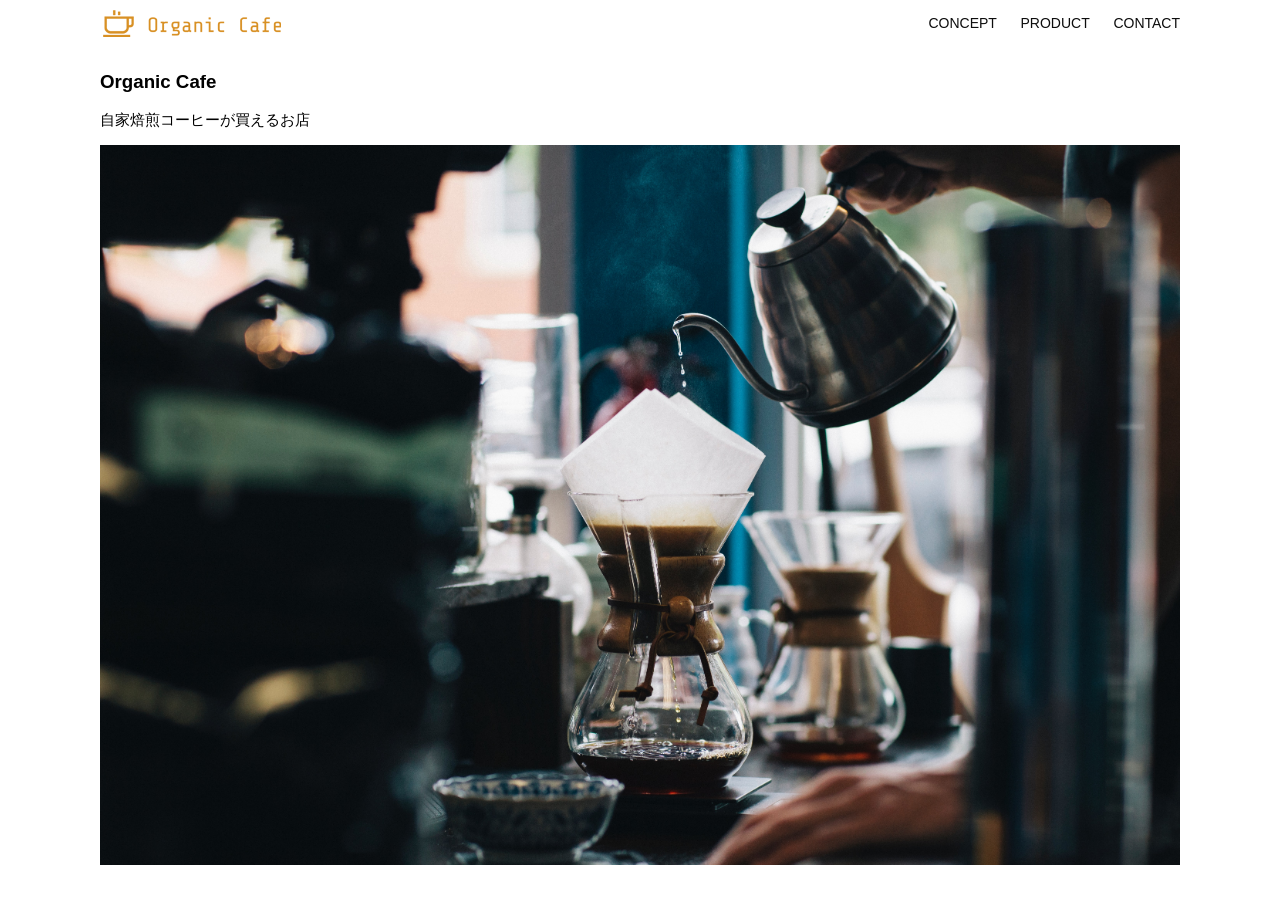
<file: html-css-kadai_013/index.html>
<!DOCTYPE html>
<html>
  <head>
    <title>Organic Cafe</title>
    <meta charset="UTF-8" />
    <meta name="description" content="自家焙煎のコーヒーがお家で楽しめるOrganic Cafe"/>
    <meta name="viewport" content="width=device-width, initial-scale=1.0" />
    <link rel="stylesheet" href="style.css" />
  </head>
  <body>
    <!-- ヘッダー -->
    <header>
      <!-- ロゴ -->
      <a href="index.html" id="logo"><img src="images/logo.png" alt="トップページに戻る"/></a>

      <!-- PC用ナビゲーション -->
      <nav id="nav-pc">
        <a href="index.html#concept">CONCEPT</a>
        <a href="index.html#product">PRODUCT</a>
        <a href="index.html#contact">CONTACT</a>
      </nav>
          <!-- スマホ用メニューボタン -->
    <img id="menu-sp" src="images/button-menu.png" alt="ナビゲーションを開く" onclick="document.getElementById('nav-sp').style.display = 'block'">

     <!-- スマホ用ナビゲーション -->
     <nav id="nav-sp">
       <ul>
         <li>
           <img id="close" src="images/button-close.png" alt="ナビゲーションを閉じる" onclick="document.getElementById('nav-sp').style.display = 'none'">
         </li>
         <li>
           <a id="logo-sp" href="index.html" onclick="document.getElementById('nav-sp').style.display = 'none'">
             <img src="images/logo-sp.png" alt="トップページに戻る">
           </a>
         </li>
         <li>
           <a class="menu" href="index.html#concept" onclick="document.getElementById('nav-sp').style.display = 'none'">CONCEPT</a>
         </li>
         <li>
           <a class="menu" href="index.html#product" onclick="document.getElementById('nav-sp').style.display = 'none'">PRODUCT</a>
         </li>
         <li><a class="menu" href="index.html#contact" onclick="document.getElementById('nav-sp').style.display = 'none'">CONTACT</a>
         </li>
       </ul>
     </nav>
    </header>

    <main>
      <article>
        <!-- メインビジュアル -->
        <section id="main-visual">
          <div id="main-message">
            <h1>Organic Cafe</h1>
            <p>自家焙煎コーヒーが買えるお店</p>
          </div>
          <img src="images/main-image.jpg" alt="コーヒーをハンドドリップで淹れる画像"/>
        </section>
      </article>
    </main>
  </body>
</html>
</file>
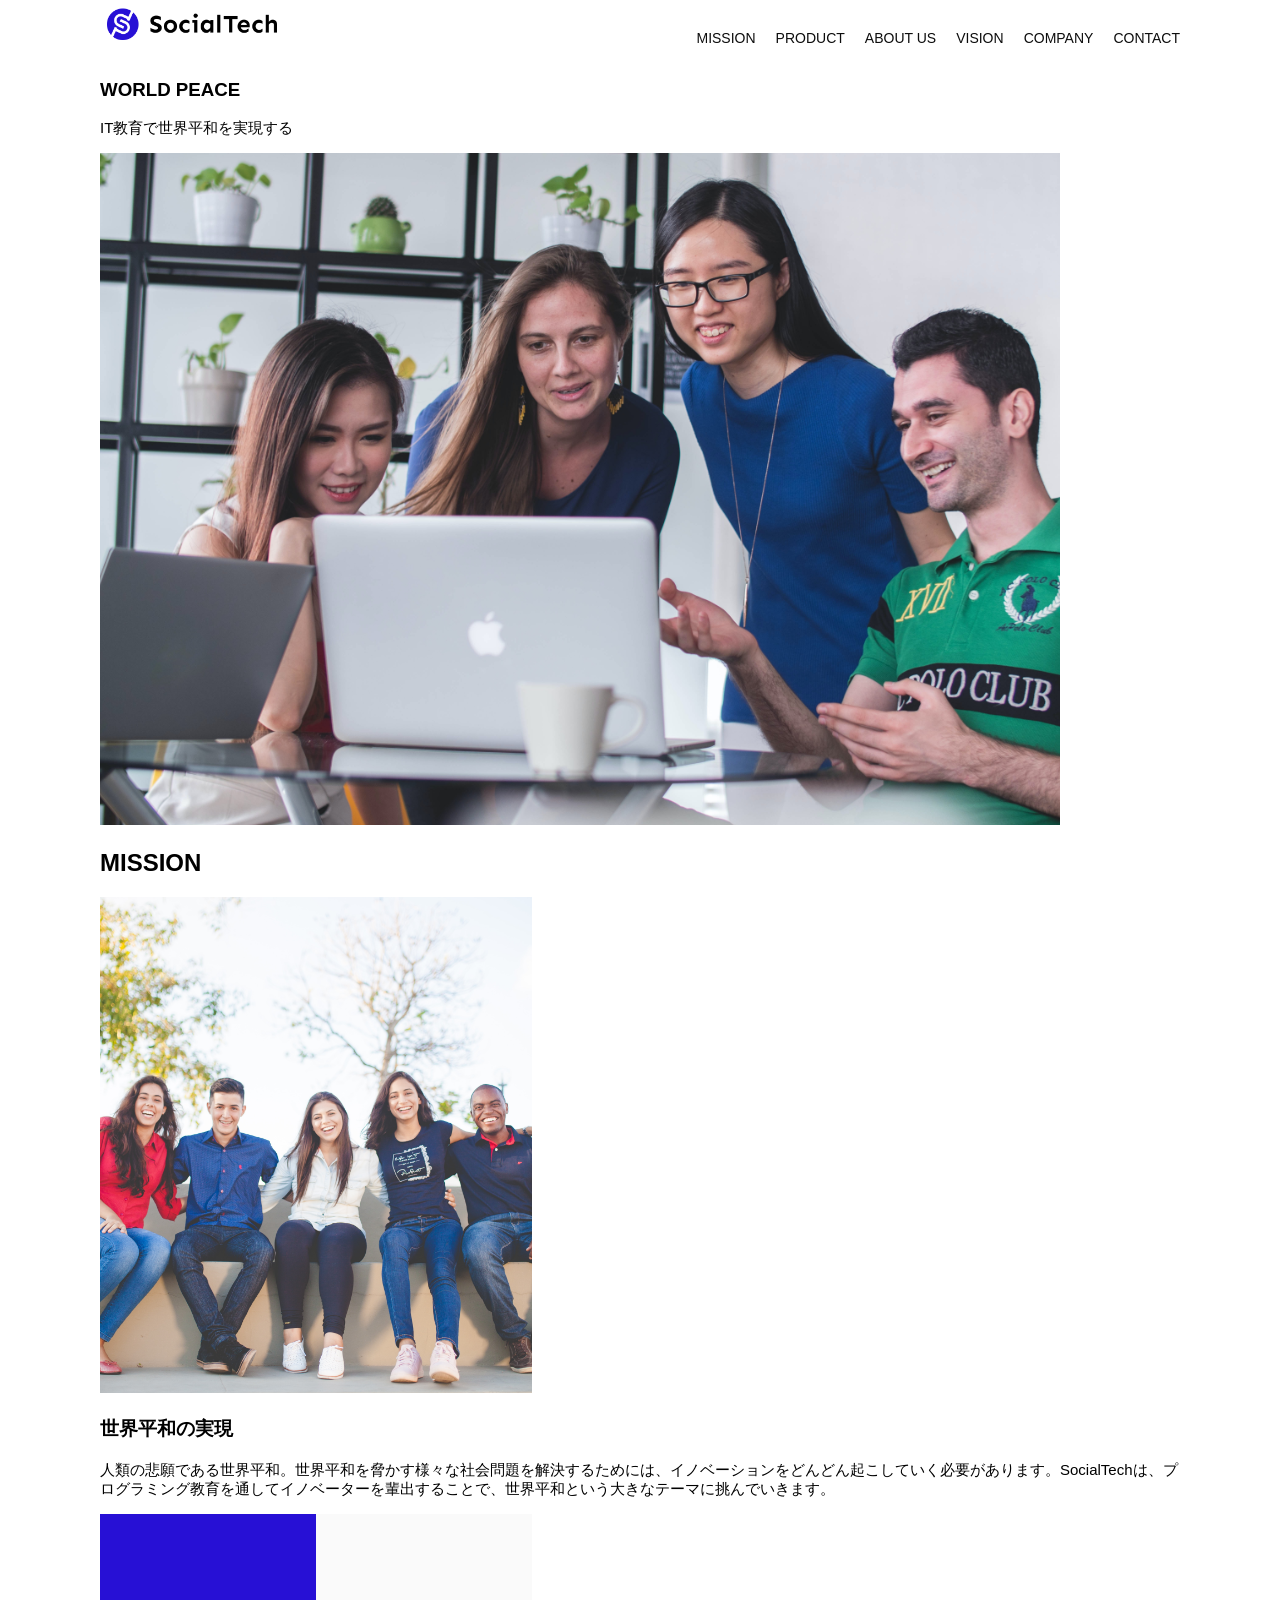
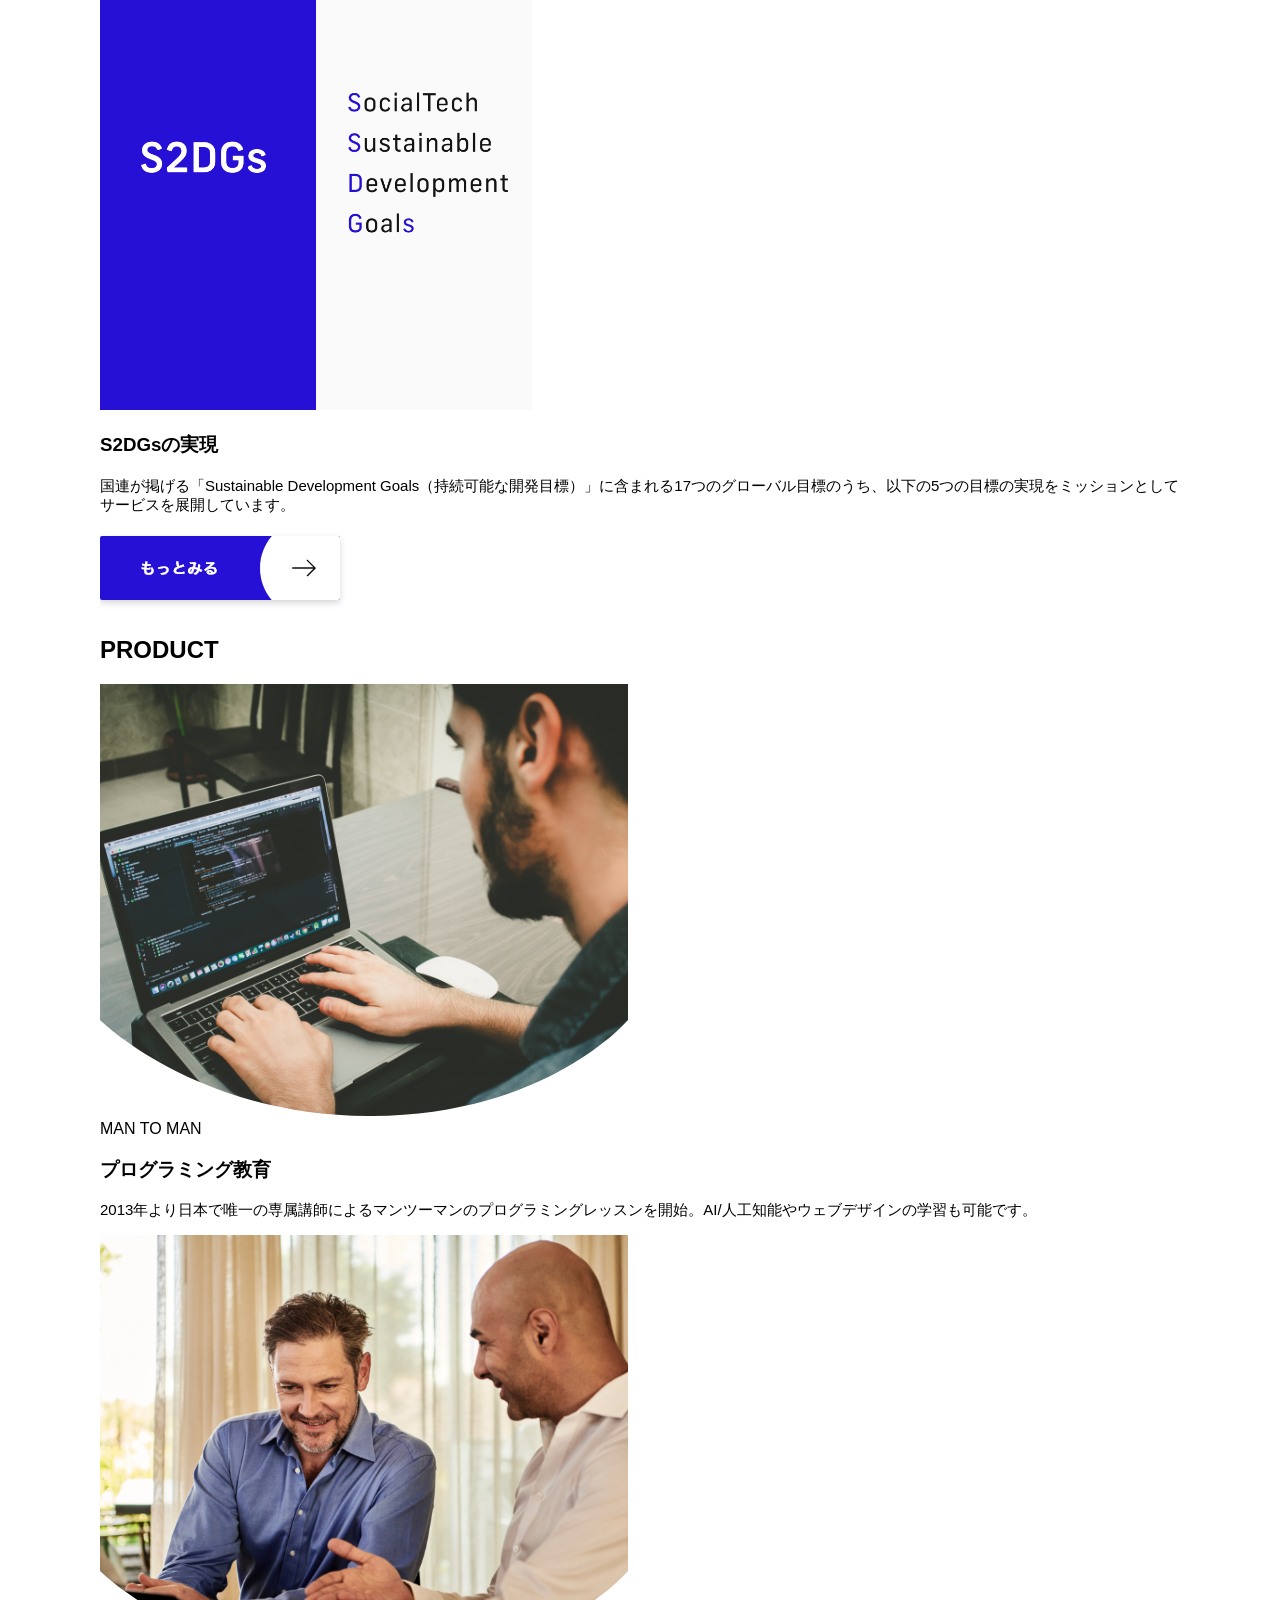
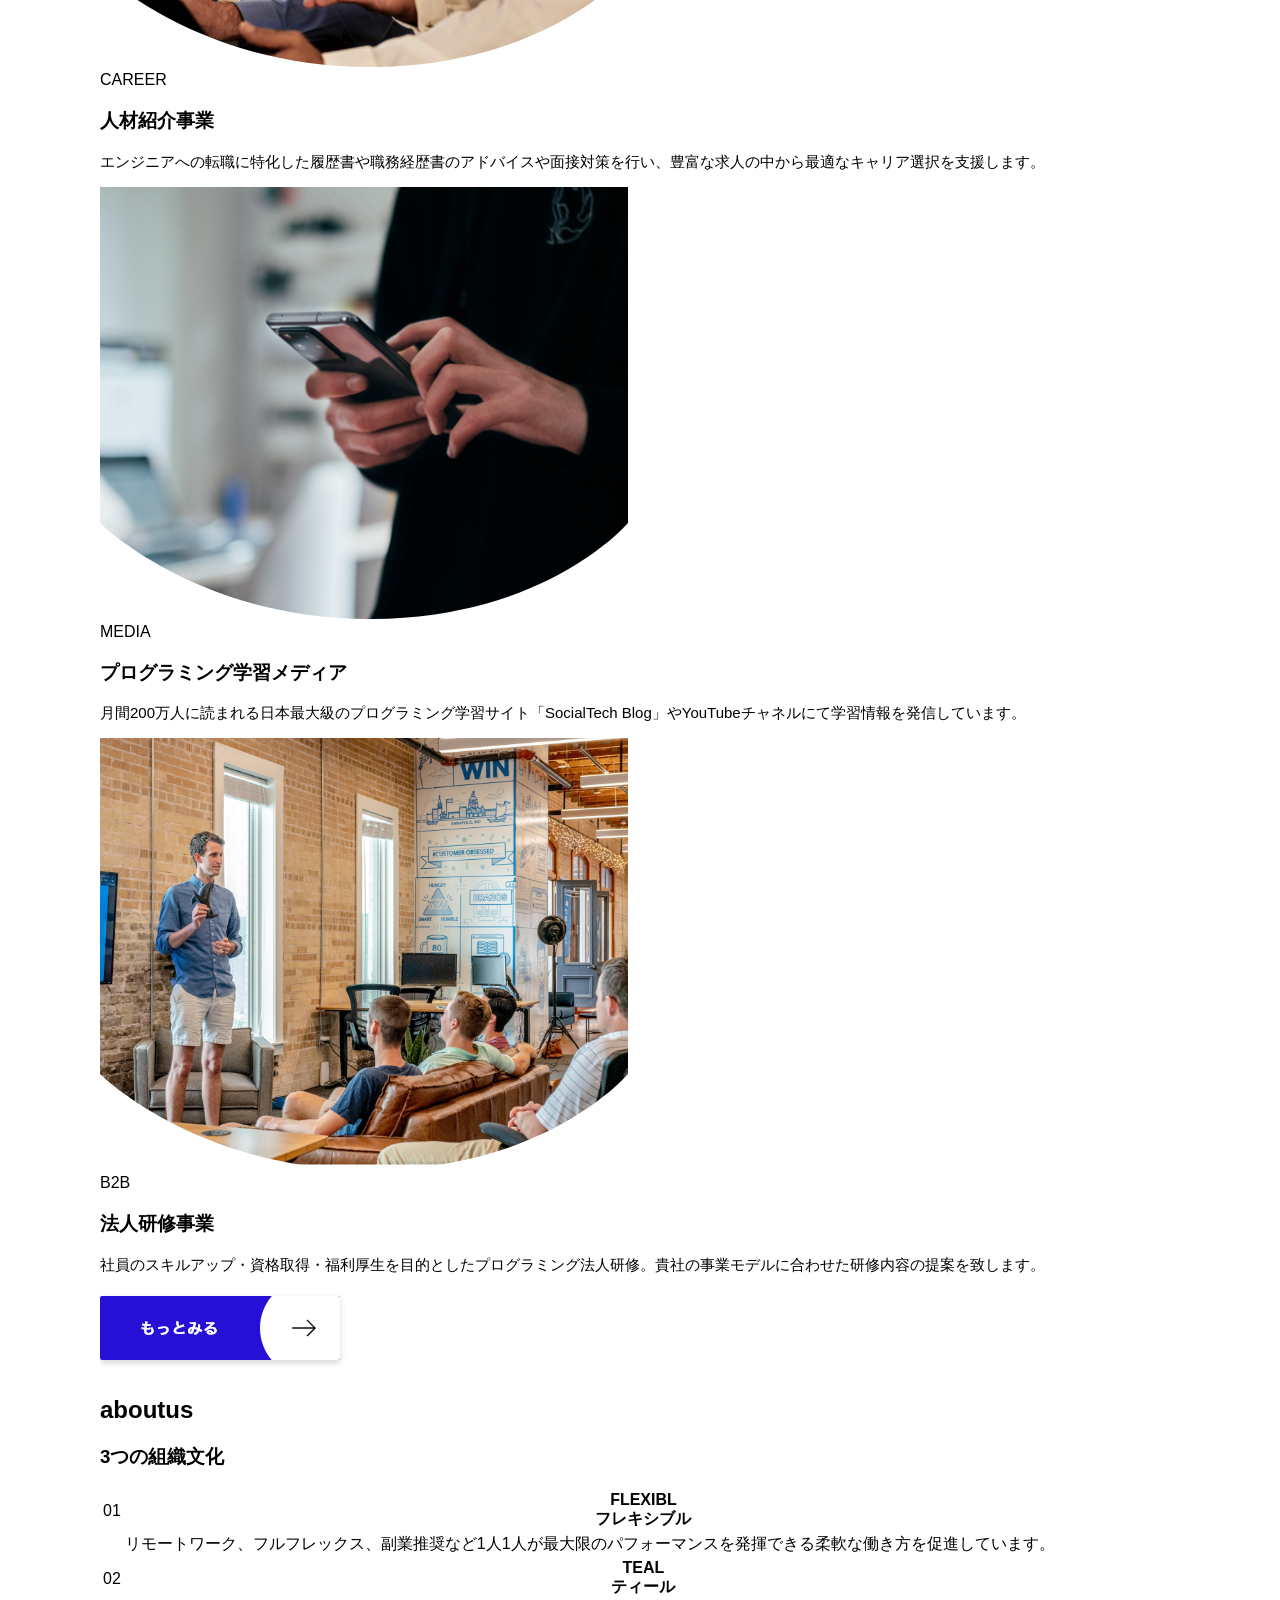
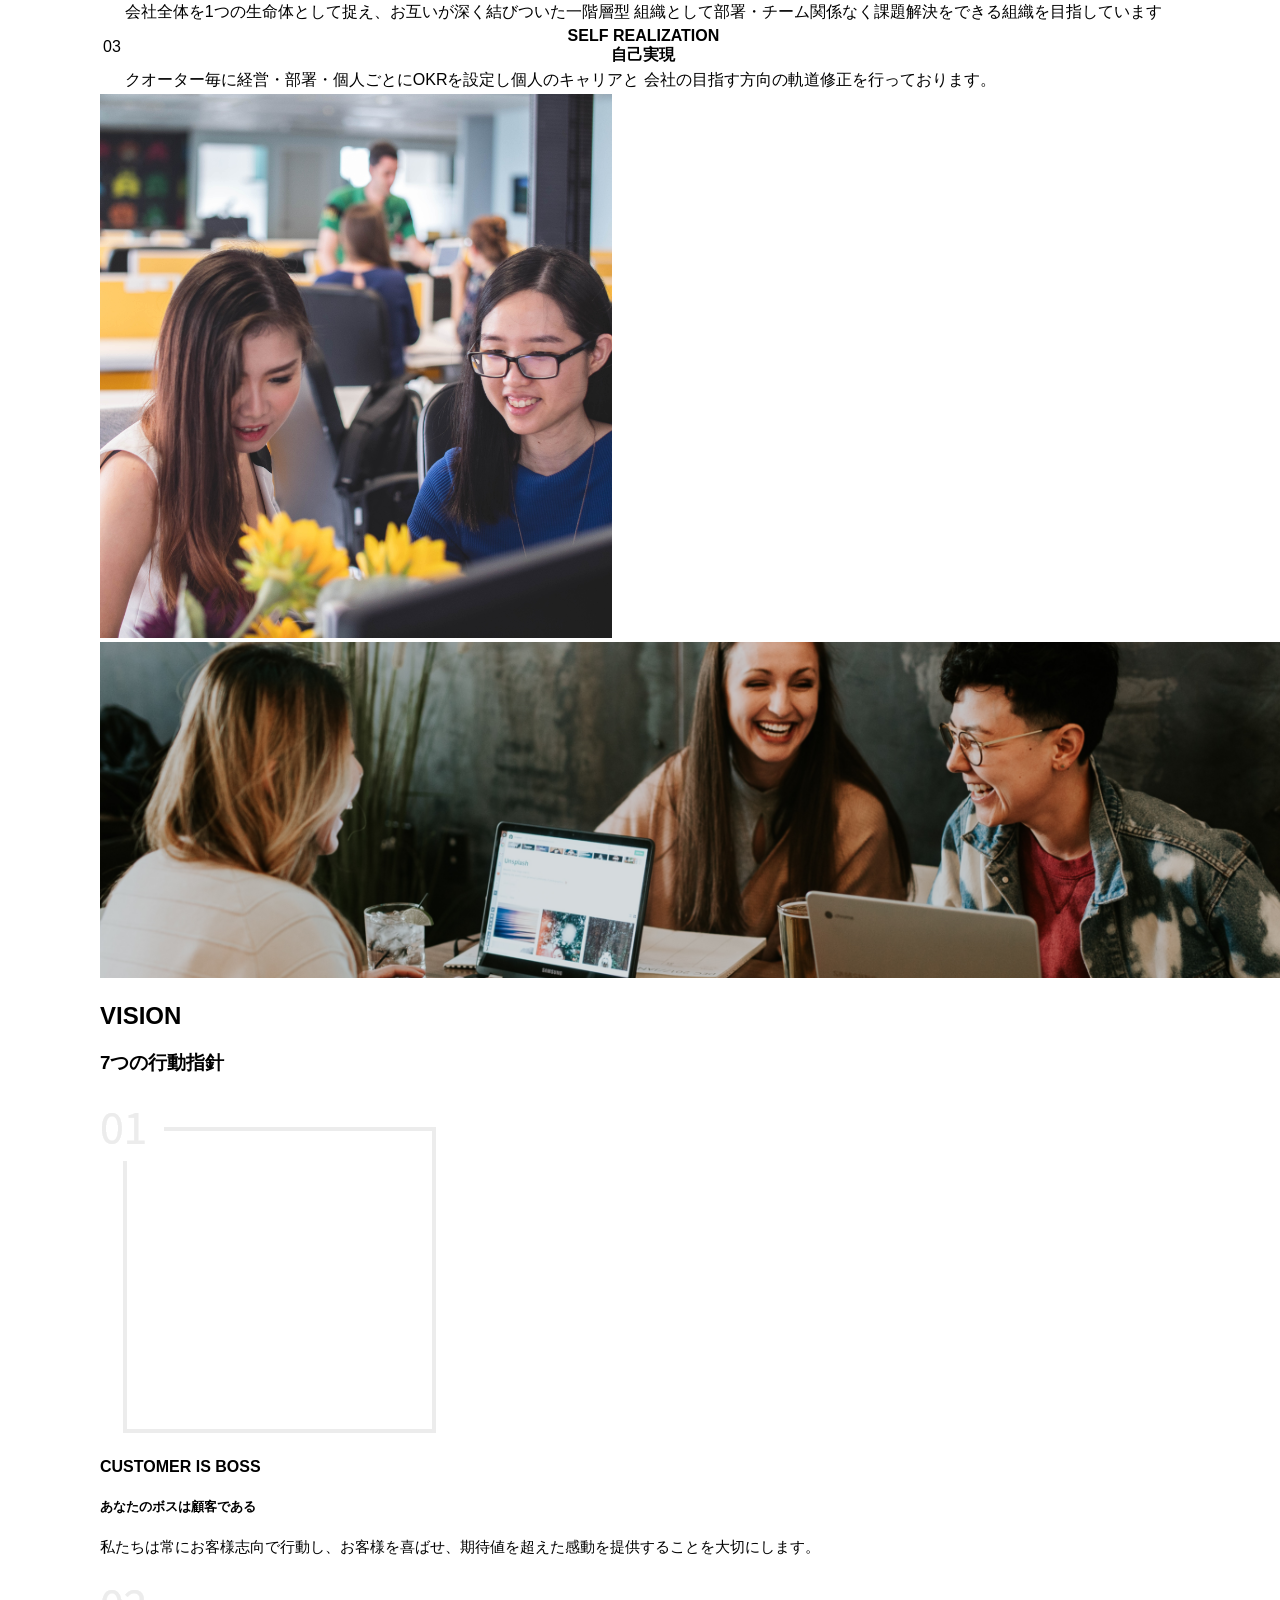
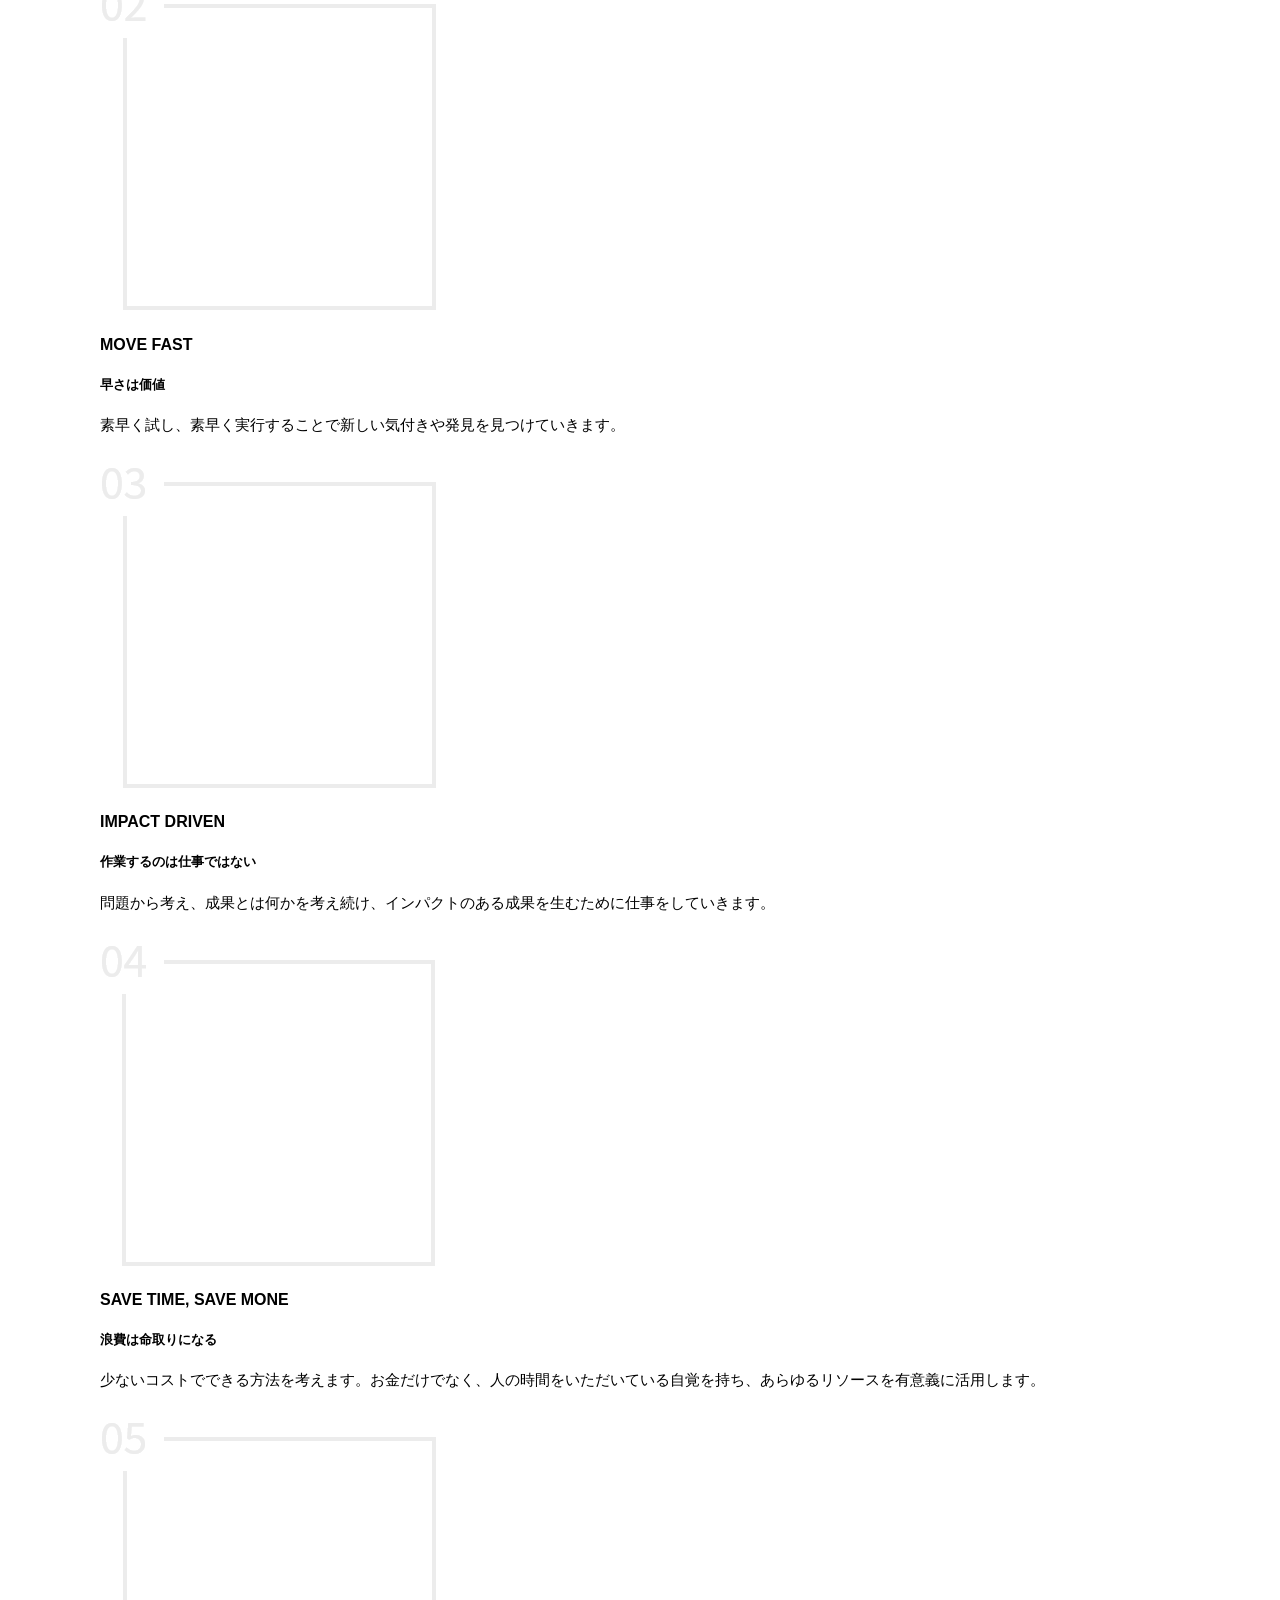
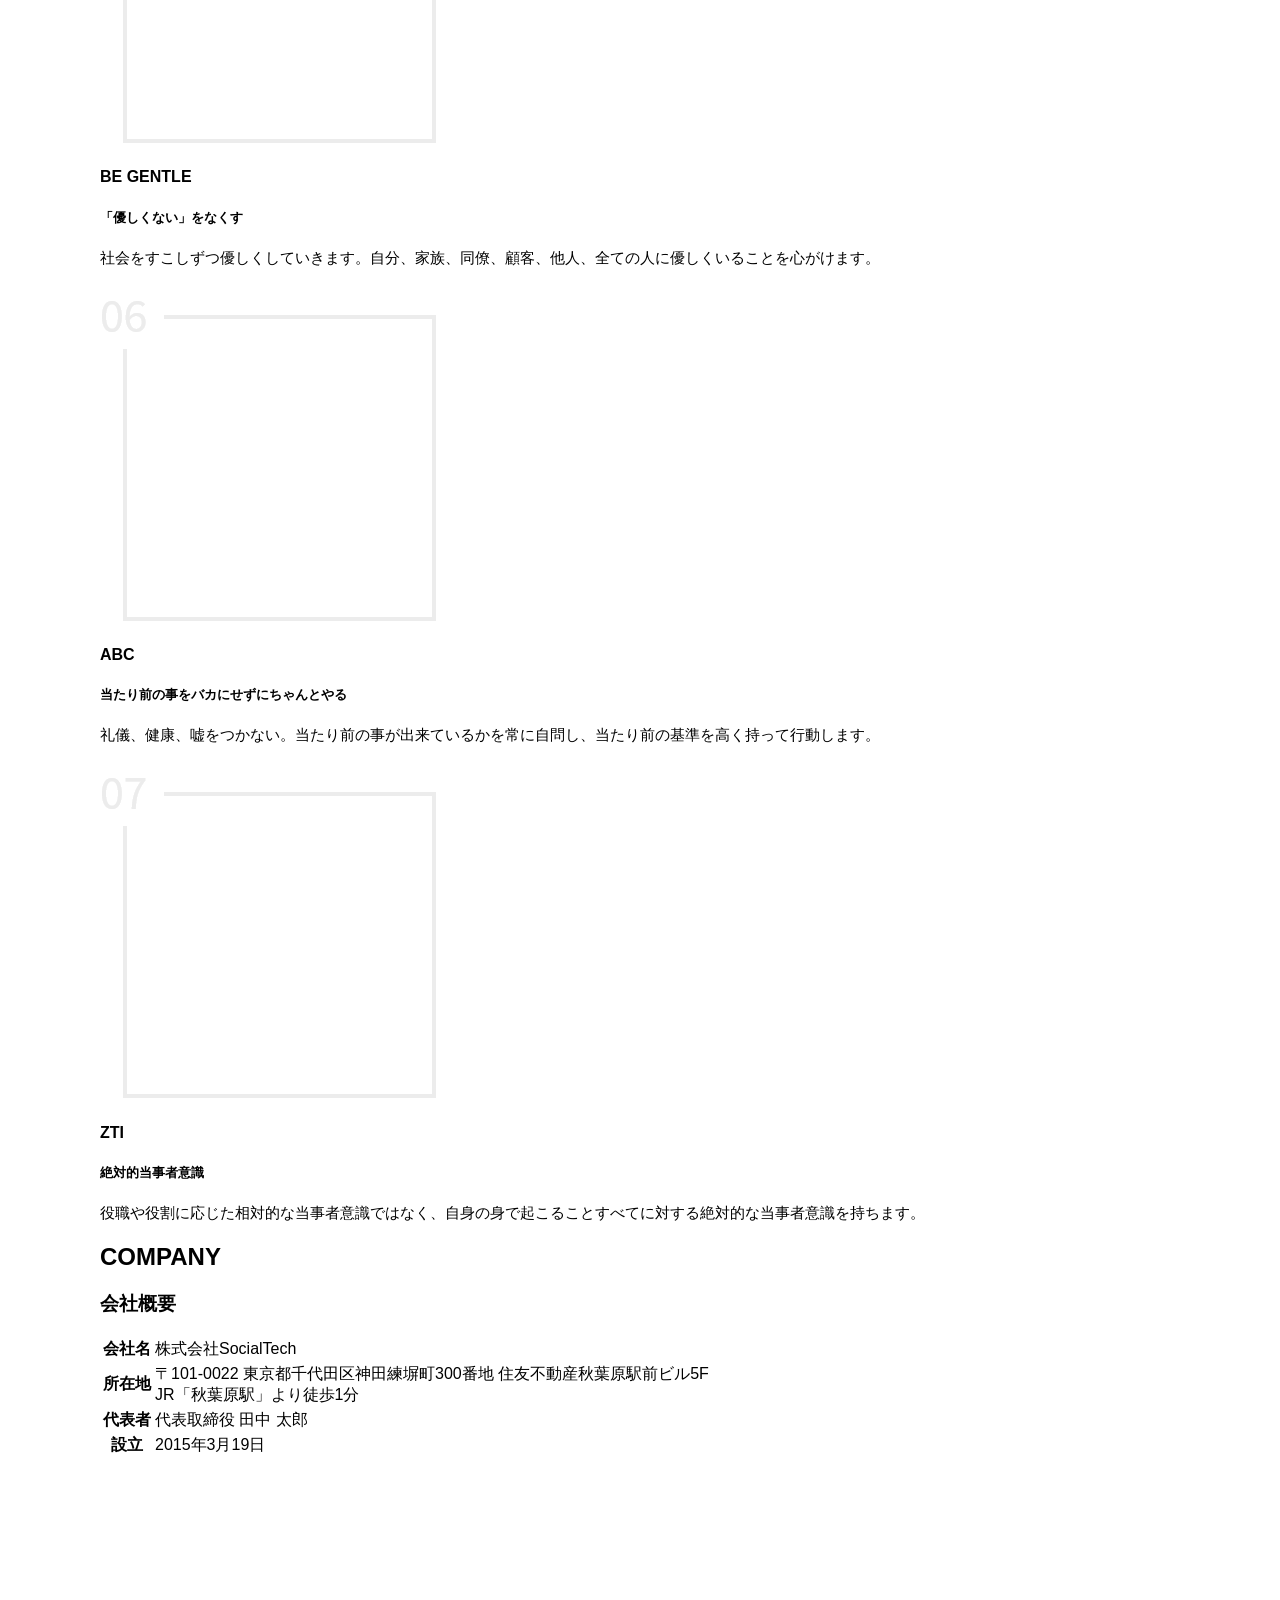
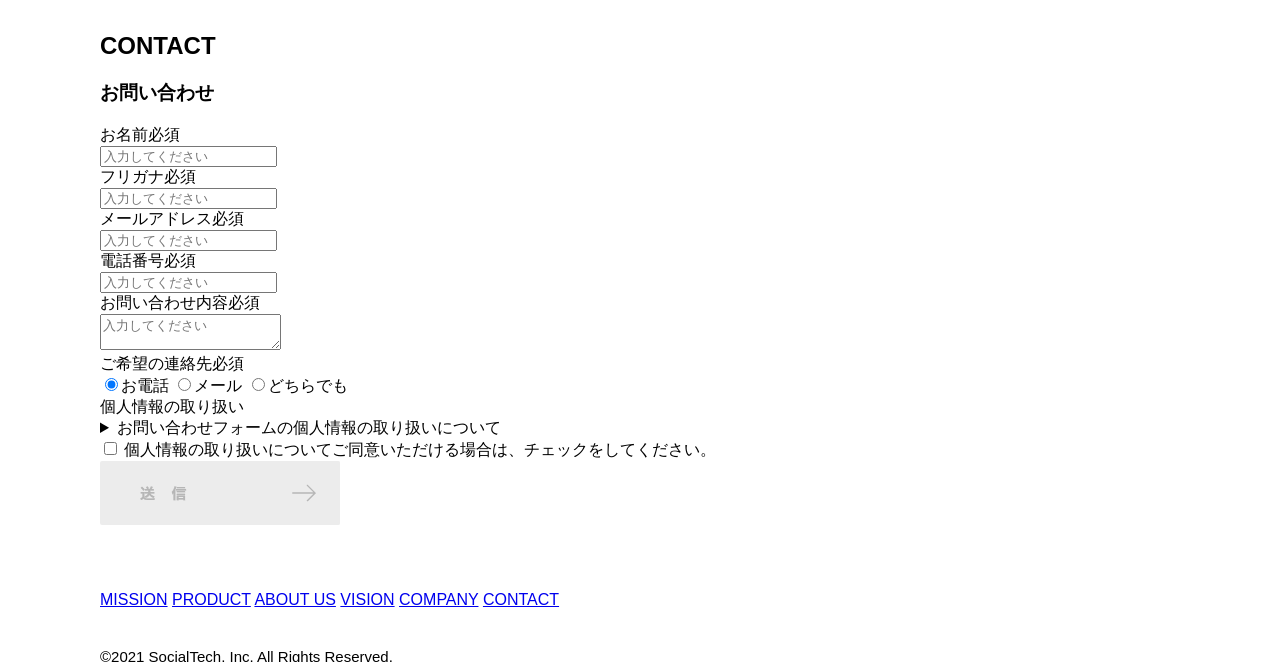
<file: socialtech/index.html>
<!DOCTYPE html>
<html lang="ja">
<head>
  <meta charset="UTF-8">
  <title>SocialTech</title>
  <meta name="description" content="SocialTechはEdTech業界のリーディングカンパニーを目指します。">
  <meta name="viewport" content="width=device-width, initial-scale=1.0">
  <link rel="stylesheet" href="style.css">
</head>
<body>
  <!-- ヘッダー -->
  <header>
    <!-- ロゴ -->
     <a href="index.html" id="logo">
      <img src="images/logo.png" alt="トップページに戻る">
      <!-- PC用ナビゲーション -->
       <nav id="nav-pc">
        <ul>
          <li><a href="mission.html">MISSION</a></li>
          <li><a href="product.html">PRODUCT</a></li>
          <li><a href="index.html#aboutus">ABOUT US</a></li>
          <li><a href="index.html#vision">VISION</a></li>
          <li><a href="index.html#company">COMPANY</a></li>
          <li><a href="index.html#contact">CONTACT</a></li>
        </ul>
       </nav>
       <!-- スマホ用メニューボタン -->
   <button id="menu-sp" onclick="document.getElementById('nav-sp').style.display = 'block'">
    <img src="images/button-menu.png" alt="ナビゲーションを開く">
   </button>
   <!-- スマホ用ナビゲーション -->
    <div id="nav-sp">
      <button id="close" onclick="document.getElementById('nav-sp').style.display = 'none'">
        <img src="images/button-close.png" alt="ナビゲーションを閉じる">
      </button>

      <nav>
        <ul>
          <li>
            <a id="logo-sp" href="index.html" onclick="document.getElementById('nav-sp').style.display = 'none'"><img src="images/logo-sp.png" alt="トップページに戻る"></a>
          </li>
          <li><a class="menu" href="mission.html" onclick="document.getElementById('nav-sp').style.display = 'none'">MISSION</a></li>
          <li><a class="menu" href="product.html" onclick="document.getElementById('nav-sp').style.display = 'none'">PRODUCT</a></li>
          <li><a class="menu" href="index.html#aboutus" onclick="document.getElementById('nav-sp').style.display = 'none'">ABOUT US</a></li>
          <li><a class="menu" href="index.html#vision" onclick="document.getElementById('nav-sp').style.display = 'none'">VISION</a></li>
          <li><a class="menu" href="index.html#company" onclick="document.getElementById('nav-sp').style.display = 'none'">COMPANY</a></li>
          <li><a class="menu" href="index.html#contact" onclick="document.getElementById('nav-sp').style.display = 'none'">CONTACT</a></li>
        </ul>
      </nav>
      <div id="sns">
        <a href="https://www.facebook.com/sejuku2013">
          <img src="images/button-facebook.png" alt="Facebookのリンク">
        </a>
         <a href="https://twitter.com/samuraijuku">
          <img src="images/button-twitter.png" alt="Twitterのリンク">
         <a href="https://www.youtube.com/channel/UCCFOQO5aDK0xXam4cUQXT8g">
          <img src="images/button-youtube.png" alt="YouTubeのリンク">
        </a>
      </div>
    </div>
  </header>
  <main>
    <article>
      <!-- メインビジュアル -->
       <section id="main-visual">
        <div id="main-message">
          <h1>WORLD PEACE</h1>
          <p>IT教育で世界平和を実現する</p>
        </div>
        <img src="images/index/index-main.png" alt="PCの周りに集まる多国籍の仲間たち">
       </section>
       <!-- ミッション -->
        <section id="mission">
          <h2 class="index-h2">MISSION</h2>
          <div id="mission-flex">
            <div>
              <img id="mission-photo" src="images/index/index-mission.png" alt="屋外のベンチで写真を撮影する多国籍の仲間たち">
              <h3>世界平和の実現</h3>
              <p>
                人類の悲願である世界平和。世界平和を脅かす様々な社会問題を解決するためには、イノベーションをどんどん起こしていく必要があります。SocialTechは、プログラミング教育を通してイノベーターを輩出することで、世界平和という大きなテーマに挑んでいきます。
              </p>
          </div>
          <div>
            <img id="s2dgs" src="images/index/s2dgs.png" alt="s2dgs">
            <h3>S2DGsの実現</h3>
            <p>国連が掲げる「Sustainable Development Goals（持続可能な開発目標）」に含まれる17つのグローバル目標のうち、以下の5つの目標の実現をミッションとしてサービスを展開しています。</p>
            <a href="mission.html">
              <img src="images/button-more.png" alt="もっとみる">
            </a>
          </div>
          </div>
        </section>
        <!-- プロダクト -->
         <section id="product">
          <h2 class="index-h2">PRODUCT</h2>
          <div class="product-flex">
            <div id="product-left">
              <div>
                <img class="product-photo" src="images/index/index-mantoman.png" alt="PCでコードを書く男性">
                <div class="product-explain">
                  <span>MAN TO MAN</span>
                  <h3>プログラミング教育</h3>
                  <p>2013年より日本で唯一の専属講師によるマンツーマンのプログラミングレッスンを開始。AI/人工知能やウェブデザインの学習も可能です。</p>
                </div>
              </div>
              <div>
                <img class="product-photo" src="images/index/index-career.png" alt="笑顔で話し合う2人の男性">
                <div class="product-explain">
                  <span>CAREER</span>
                  <h3>人材紹介事業</h3>
                  <p>エンジニアへの転職に特化した履歴書や職務経歴書のアドバイスや面接対策を行い、豊富な求人の中から最適なキャリア選択を支援します。</p>
                </div>
              </div>
            </div>
            <div id="product-right">
              <div>
               <img class="product-photo" src="images/index/index-media.png" alt="スマートフォンを操作する人">
               <div class="product-explain">
                 <span>MEDIA</span>
                 <h3>プログラミング学習メディア</h3>
                 <p>月間200万人に読まれる日本最大級のプログラミング学習サイト「SocialTech Blog」やYouTubeチャネルにて学習情報を発信しています。</p>
              </div>
            </div>
            <div>
              <img class="product-photo" src="images/index/index-b2b.png" alt="講演中の男性とそれを聴く人々">
              <div class="product-explain">
                <span>B2B</span>
                <h3>法人研修事業</h3>
                <p>社員のスキルアップ・資格取得・福利厚生を目的としたプログラミング法人研修。貴社の事業モデルに合わせた研修内容の提案を致します。</p>
              </div>
            </div>
          </div>
        </div>
        <div id="product-more">
          <a href="product.html">
            <img src="images/button-more.png" alt="もっとみる">
          </a>
          </div>
         </section>
         <!-- ABOUT US -->
          <section id="aboutus">
            <h2 class="index-h2">aboutus</h2>
            <h3>3つの組織文化</h3>
            <div>
              <table class="culture-table">
                <tr>
                  <td class="culture-num">01</td>
                  <th><span class="culture-en">FLEXIBL</span><br>フレキシブル</th>
                </tr>
                <tr>
                  <td>
                    <!-- 空のセル -->
                  </td>
                    <td class="culture-description">リモートワーク、フルフレックス、副業推奨など1人1人が最大限のパフォーマンスを発揮できる柔軟な働き方を促進しています。</td>
                  </tr>
                  <tr>
                    <td class="culture-num">02</td>
                    <th><span class="culture-en">TEAL</span><br>ティール</th>
                  </tr>
                  <tr>
                    <td>
                      <!-- 空のセル -->
                    </td>
                    <td class="culture-description">会社全体を1つの生命体として捉え、お互いが深く結びついた一階層型 組織として部署・チーム関係なく課題解決をできる組織を目指しています</td>
                  </tr>
                  <tr>
                    <td class="culture-num">03</td>
                  <th><span class="culture-en">SELF REALIZATION</span><br>自己実現</th>
                  </tr>
                   <tr>
                    <td>
                      <!-- 空のセル -->
                    </td>
                    <td class="culture-description">クオーター毎に経営・部署・個人ごとにOKRを設定し個人のキャリアと 会社の目指す方向の軌道修正を行っております。</td>
                  </tr>
              </table>
              <img class="culture-img" src="images/index/index-aboutus1.png" alt="笑顔で話し合う2人の女性">
            </div>
            <img class="culture-img2" src="images/index/index-aboutus2.png" alt="笑顔で話し合う3人の男女">
          </section>
          <!-- VISION -->
           <sectionb id="vision">
            <h2 class="index-h2">VISION</h2>
            <h3>7つの行動指針</h3>
            <div>
              <div class="vision-box">
               <img src="images/index/vision-01.png" alt="01">
               <div>
                <h4>CUSTOMER IS BOSS</h4>
                <h5>あなたのボスは顧客である</h5>
                <p>私たちは常にお客様志向で行動し、お客様を喜ばせ、期待値を超えた感動を提供することを大切にします。</p>
               </div>
              </div>
              <div class="vision-box">
               <img src="images/index/vision-02.png" alt="02">
               <div>
                <h4>MOVE FAST</h4>
                <h5>早さは価値</h5>
                <p>素早く試し、素早く実行することで新しい気付きや発見を見つけていきます。</p>
               </div>
              </div>
              <div class="vision-box">
               <img src="images/index/vision-03.png" alt="03">
               <div>
                <h4>IMPACT DRIVEN</h4>
                <h5>作業するのは仕事ではない</h5>
                <p>問題から考え、成果とは何かを考え続け、インパクトのある成果を生むために仕事をしていきます。</p>
               </div>
              </div>
              <div class="vision-box">
               <img src="images/index/vision-04.png" alt="04">
               <div>
                <h4>SAVE TIME, SAVE MONE</h4>
                <h5>浪費は命取りになる</h5>
                <p>少ないコストでできる方法を考えます。お金だけでなく、人の時間をいただいている自覚を持ち、あらゆるリソースを有意義に活用します。</p>
               </div>
              </div>
              <div class="vision-box">
               <img src="images/index/vision-05.png" alt="05">
               <div>
                <h4>BE GENTLE</h4>
                <h5>「優しくない」をなくす</h5>
                <p>社会をすこしずつ優しくしていきます。自分、家族、同僚、顧客、他人、全ての人に優しくいることを心がけます。</p>
               </div>
              </div>
              <div class="vision-box">
               <img src="images/index/vision-06.png" alt="06">
               <div>
                <h4>ABC</h4>
                <h5>当たり前の事をバカにせずにちゃんとやる</h5>
                <p>礼儀、健康、嘘をつかない。当たり前の事が出来ているかを常に自問し、当たり前の基準を高く持って行動します。</p>
               </div>
              </div>
              <div class="vision-box">
               <img src="images/index/vision-07.png" alt="07">
               <div>
                <h4>ZTI</h4>
                <h5>絶対的当事者意識</h5>
                <p>役職や役割に応じた相対的な当事者意識ではなく、自身の身で起こることすべてに対する絶対的な当事者意識を持ちます。</p>
               </div>
              </div>
            </div>
           </section>
           <!-- COMPANY -->
            <section id="company">
              <h2 class="index-h2">COMPANY</h2>
              <h3>会社概要</h3>
              <table id="company-table">
                <tr>
                  <th class="tableheader tableheader-first">会社名</th>
                  <td class="cell cell-first">株式会社SocialTech</td>
                </tr>
                <tr>
                  <th class="tableheader">所在地</th>
                  <td class="cell">〒101-0022 東京都千代田区神田練塀町300番地 住友不動産秋葉原駅前ビル5F<br>JR「秋葉原駅」より徒歩1分</td>
                </tr>
               <tr>
                  <th class="tableheader">代表者</th>
                  <td class="cell">代表取締役 田中 太郎</td>
                </tr>
                <tr>
                  <th class="tableheader">設立</th>
                  <td class="cell">2015年3月19日</td>
                </tr>
              </table>
              <iframe src="https://www.google.com/maps/embed?pb=!1m18!1m12!1m3!1d3240.0688551336807!2d139.7720776771055!3d35.69992317258124!2m3!1f0!2f0!3f0!3m2!1i1024!2i768!4f13.1!3m3!1m2!1s0x60188fee13660e23%3A0x77137876edf742ac!2z5L2P5Y-L5LiN5YuV55Sj56eL6JGJ5Y6f6aeF5YmN44OT44Or!5e0!3m2!1sja!2sjp!4v1704858013291!5m2!1sja!2sjp" style="border: 0" allowfullscreen="" loading="lazy"></iframe>
            </section>
            <!-- お問合せフォーム -->
             <section id="contact">
              <h2 class="index-h2">CONTACT</h2>
              <h3>お問い合わせ</h3>
              <form>
                <div>
                  <div class="contact-heading">
                  <label class="contact-label">お名前<span class="contact-span">必須</span></label>
                </div>
                <div>
                  <input type="text" name="name" placeholder="入力してください" class="contact-textbox">
                </div>
              </div>
                <div>
                  <div class="contact-heading">
                  <label class="contact-label">フリガナ<span class="contact-span">必須</span></label>
                </div>
                <div>
                  <input type="text" name="hurigana" placeholder="入力してください" class="contact-textbox">
                </div>
              </div>
                <div>
                  <div class="contact-heading">
                  <label class="contact-label">メールアドレス<span class="contact-span">必須</span></label>
                </div>
                <div>
                  <input type="text" name="email" placeholder="入力してください" class="contact-textbox">
                </div>
              </div>
                <div>
                  <div class="contact-heading">
                  <label class="contact-label">電話番号<span class="contact-span">必須</span></label>
                </div>
                <div>
                  <input type="text" name="tel" placeholder="入力してください" class="contact-textbox">
                </div>
              </div>
              <div>
                <div class="contact-heading">
                  <label class="contact-label">お問い合わせ内容<span class="contact-span">必須</span></label>
                </div>
                <div>
                  <textarea class="contact-textarea" placeholder="入力してください" name="main-message"></textarea>
                </div>
              </div>
              <div>
                <div class="contact-heading">
                  <label class="contact-label">ご希望の連絡先<span class="contact-span">必須</span></label>
                </div>
                <div>
                  <input class="radiobutton" type="radio" value="tel" name="contact" checked><label>お電話</label>
                  <input class="radiobutton" type="radio" value="mail" name="contact"><label>メール</label>
                  <input class="radiobutton" type="radio" value="both" name="contact"><label>どちらでも</label>
                </div>
              </div>
              <div>
                <div class="contact-heading">
                  <label class="contact-label">個人情報の取り扱い</label>
                </div>
                <div>
                  <details>
                    <summary>お問い合わせフォームの個人情報の取り扱いについて</summary>
                    <div>
                      <dl>
                        <dt>１．組織の名称又は氏名</dt>
                        <dd>株式会社SocialTech</dd>
                        <dt>２．個人情報保護管理者（若しくはその代理人）の氏名又は職名、所属及び連絡先</dt>
                        <dd>
                          <p>鈴木 一郎 コーポレート部</p>
                          <p>メールアドレス：samurai@example.com</p>
                          <p>TEL：03-1234-5678</p>
                        </dd>
                        <dt>３．個人情報の利用目的</dt>
                        <dd>
                          <ul>
                            <li>本サービス及び本サービスに関連する情報の提供又はそれらに関する連絡のため</li>
                            <li>ユーザーの本人確認のため</li>
                            <li>当社サービスのご案内のため</li>
                            <li>当社の商品等の広告または宣伝（電子メールによるものを含むものとします。）</li>
                          </ul>
                        </dd>
                        <dt>４．個人情報の取り扱い業務の委託</dt>
                        <dd>個人情報の取扱業務の全部または一部を外部に業務委託する場合があります。その際、弊社は、個人情報を適切に保護できる管理体制を敷き実行していることを条件として委託先を厳選したうえで、機密保持契約を委託先と締結し、お客様の個人情報を厳密に管理させます。</dd>
                        <dt>５．個人情報の開示等の請求</dt>
                        <dd>
                          お客様は、弊社に対してご自身の個人情報の開示等（利用目的の通知、開示、内容の訂正・追加・削除、利用の停止または消去、第三者への提供の停止）に関して、当社問合わせ窓口に申し出ることができます。<br>
                         その際、弊社はお客様ご本人を確認させていただいたうえで、合理的な期間内に対応いたします。<br>
                         なお、個人情報に関する弊社問合わせ先は、次の通りです。
                        </dd>
                        <dd>
                          <p>株式会社SocialTech 個人情報問合せ窓口</p>
                          <p>〒150-0043　東京都千代田区神田練塀町300番地 住友不動産秋葉原駅前ビル5F</p>
                          <p>メールアドレス：samurai@example.com　TEL：03-1234-5678</p>
                        </dd>

                        <dt>６．個人情報を提供されることの任意性について</dt>
                        <dd>お客様がご自身の個人情報を弊社に提供されるか否かは、お客様のご判断によりますが、もしご提供されない場合には、適切なサービスが提供できない場合がありますので予めご了承ください。</dd>
                      </dl>
                    </div>
                  </details>
                  <input type="checkbox" name="agree">
                  <span>個人情報の取り扱いについてご同意いただける場合は、チェックをしてください。</span>
                </div>
              </div>
              <input type="image" src="images/button-submit.png" alt="送信する">
            </form>
          </section>
    </article>
  </main>

  <footer>
    <div id="footer-logo">
      <img src="images/logo-sp.png" alt="SocialTech">
    </div>
    <div id="footer-link">
      <a href="mission.html">MISSION</a>
      <a href="product.html">PRODUCT</a>
      <a href="index.html#aboutus">ABOUT US</a>
      <a href="index.html#vision">VISION</a>
      <a href="index.html#company">COMPANY</a>
      <a href="index.html#contact">CONTACT</a>
    </div>
    <div id="sns-footer">
      <div class="sns-btns">
        <a href="https://www.facebook.com/sejuku2013"><img src="images/button-facebook.png" alt="Facebookのリンク"></a>
        <a href="https://twitter.com/samuraijuku"><img src="images/button-twitter.png" alt="Twitterのリンク"></a>
        <a href="https://www.youtube.com/channel/UCCFOQO5aDK0xXam4cUQXT8g"><img src="images/button-youtube.png" alt="youtubeのリンク"></a>
      </div>
      <p id="copyright">&copy;2021 SocialTech, Inc. All Rights Reserved.</p>
    </div>
  </footer>
  
</body>
</html>
</file>
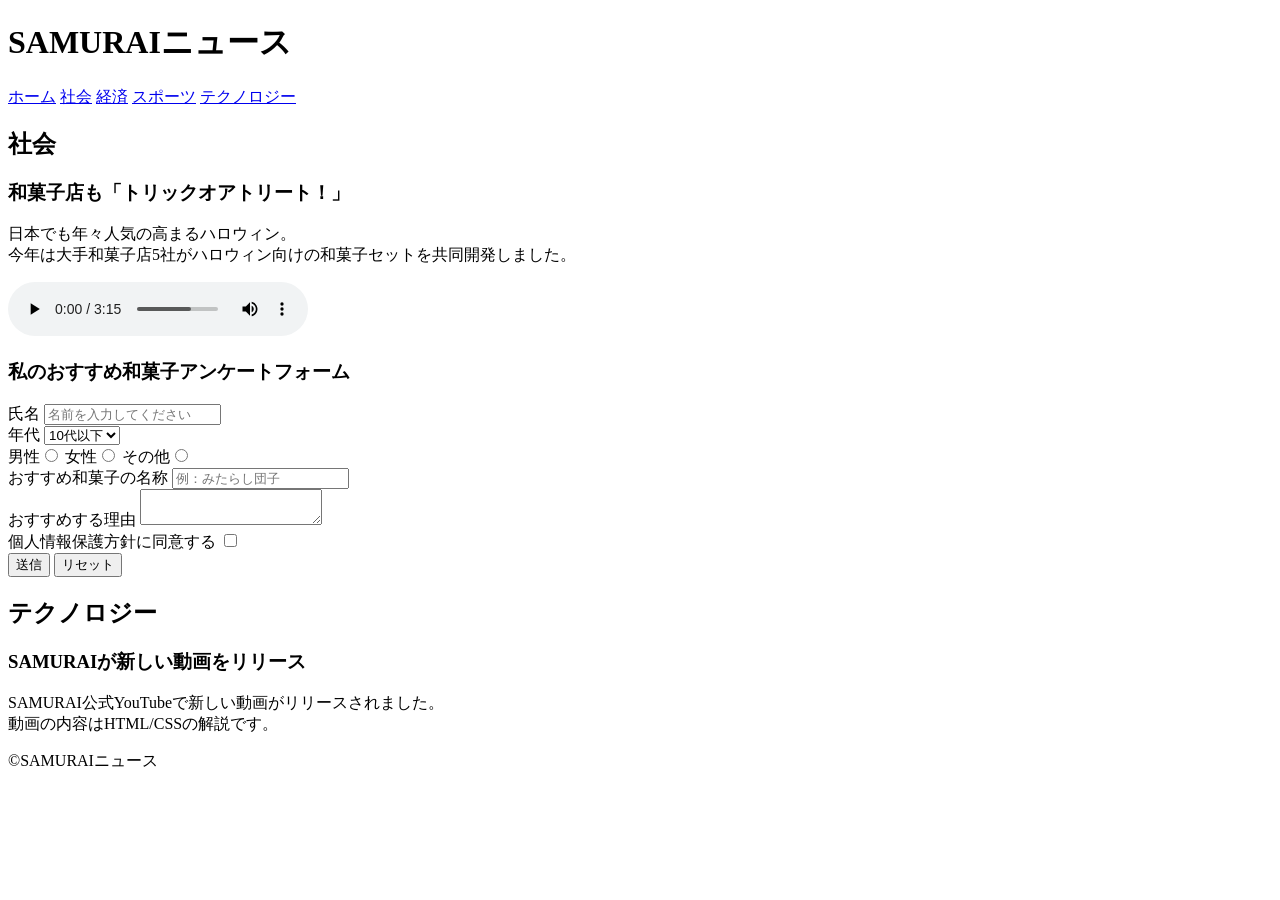
<file: kadai_008/kadai_008.html>
<!DOCTYPE html>
<html>
<head>
  <title>8章課題</title>
  <meta name="description" content="このページは8章の課題です。">
  <meta charset="UTF-8">
  </head>
  <body>
    <header>
      <h1>SAMURAIニュース</h1>
      <nav>
      <a href="https://www.sejuku.net/">ホーム</a>
      <a href="https://www.sejuku.net/">社会</a>
      <a href="https://www.sejuku.net/">経済</a>
      <a href="https://www.sejuku.net/">スポーツ</a>
      <a href="https://www.sejuku.net/">テクノロジー</a>
      </nav>
    </header>
    <main>
      <article>
        <h2>社会</h2>
        <section>
          <h3>和菓子店も「トリックオアトリート！」</h3>
          <p>日本でも年々人気の高まるハロウィン。<br>
          今年は大手和菓子店5社がハロウィン向けの和菓子セットを共同開発しました。</p>
          <audio src="ichi.mp3" controls></audio>
        </section>
        <section>
          <h3>私のおすすめ和菓子アンケートフォーム</h3>
          <form>
            <label>氏名</label>
            <input type="text" placeholder="名前を入力してください">
            <br>
            <label>年代</label>
            <select>
              <option>10代以下</option>
              <option>20代</option>
              <option>30代</option>
              <option>40代以上</option>
            </select>
            <br>
            <label>男性</label><input type="radio" name="gender">
            <label>女性</label><input type="radio" name="gender">
            <label>その他</label><input type="radio" name="gender">
            <br>
            <label>おすすめ和菓子の名称</label>
            <input type="text" placeholder="例：みたらし団子">
            <br>
            <label>おすすめする理由</label>
            <textarea></textarea>
            <br>
            <label>個人情報保護方針に同意する</label>
            <input type="checkbox">
            <br>
            <input type="submit" value="送信">
            <input type="reset" value="リセット">
          </form>
        </section>
      </article>
      <article>
        <h2>テクノロジー</h2>
        <section>
          <h3>SAMURAIが新しい動画をリリース</h3>
          <p>SAMURAI公式YouTubeで新しい動画がリリースされました。<br> 
             動画の内容はHTML/CSSの解説です。
          </p>
        </section>
      </article>
    </main>
  <footer>
   <p>&copy;SAMURAIニュース</p>
  </footer>
</body>
</html>
</file>
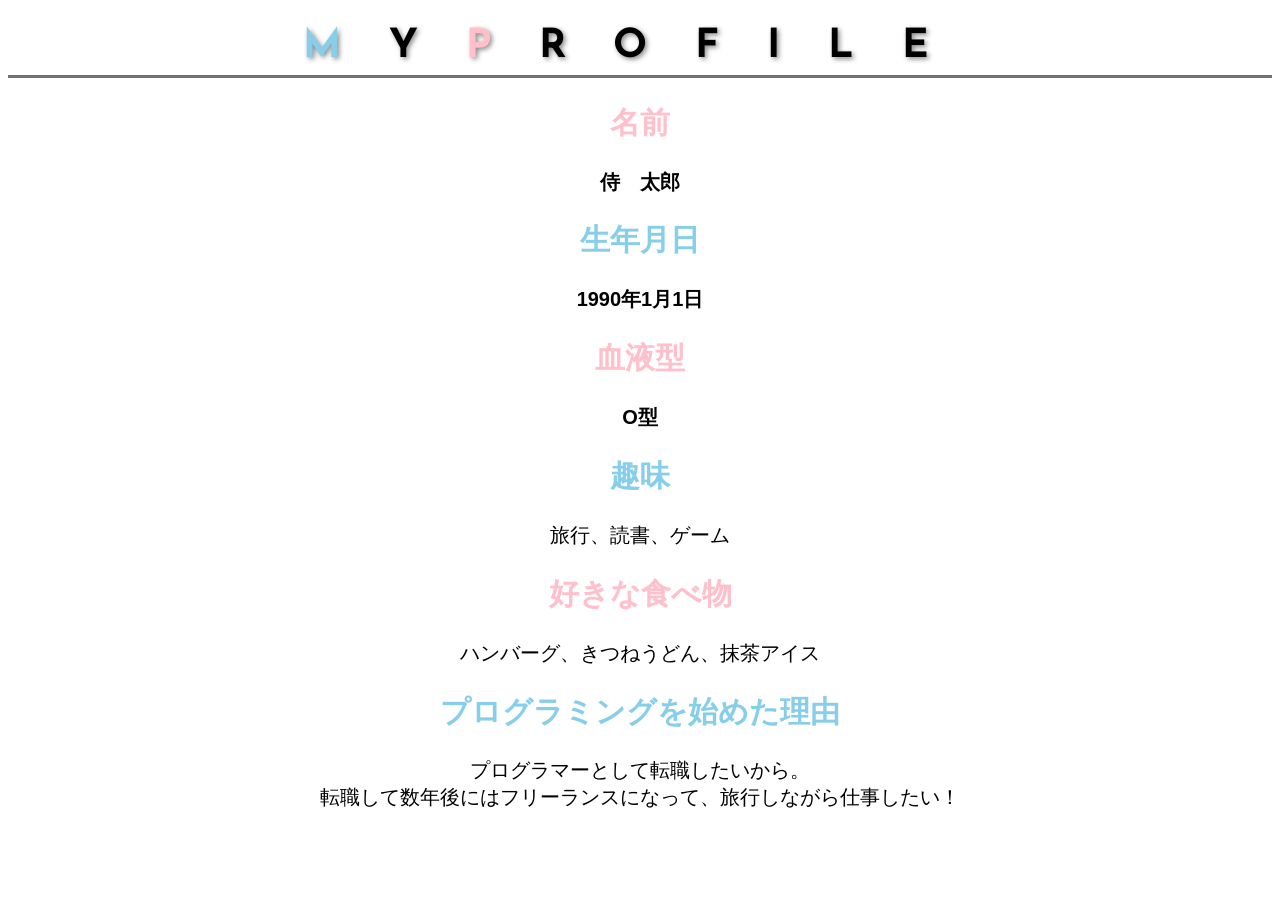
<file: kadai_015/kadai_015.html>
<!DOCTYPE html>
<html>
<head>
  <title>15章課題</title>
  <meta charset="UTF-8">
  <meta name="description" content="このページは15章の課題です。">
  <link rel="stylesheet" href="style.css">
  <link rel="preconnect" href="https://fonts.googleapis.com">
  <link rel="preconnect" href="https://fonts.gstatic.com" crossorigin>
  <link href="https://fonts.googleapis.com/css2?family=Josefin+Sans&display=swap" rel="stylesheet">
</head>
<body>
  <h1><span class="skyblue">M</span>Y<span class="pink">P</span>ROFILE</h1>
  <div id="basic">
    <h2 class="pink">名前</h2>
    <p class="bold">侍　太郎</p>
    <h2 class="skyblue">生年月日</h2>
    <p class="bold">1990年1月1日</p>
    <h2 class="pink">血液型</h2>
    <p class="bold">O型</p>
  </div>
  <h2 class="skyblue">趣味</h2>
  <p>旅行、読書、ゲーム</p>
  <h2 class="pink">好きな食べ物</h2>
  <p>ハンバーグ、きつねうどん、抹茶アイス</p>
  <h2 class="skyblue">プログラミングを始めた理由</h2>
  <p>プログラマーとして転職したいから。<br>転職して数年後にはフリーランスになって、旅行しながら仕事したい！</p>
</body>
</html>
</file>
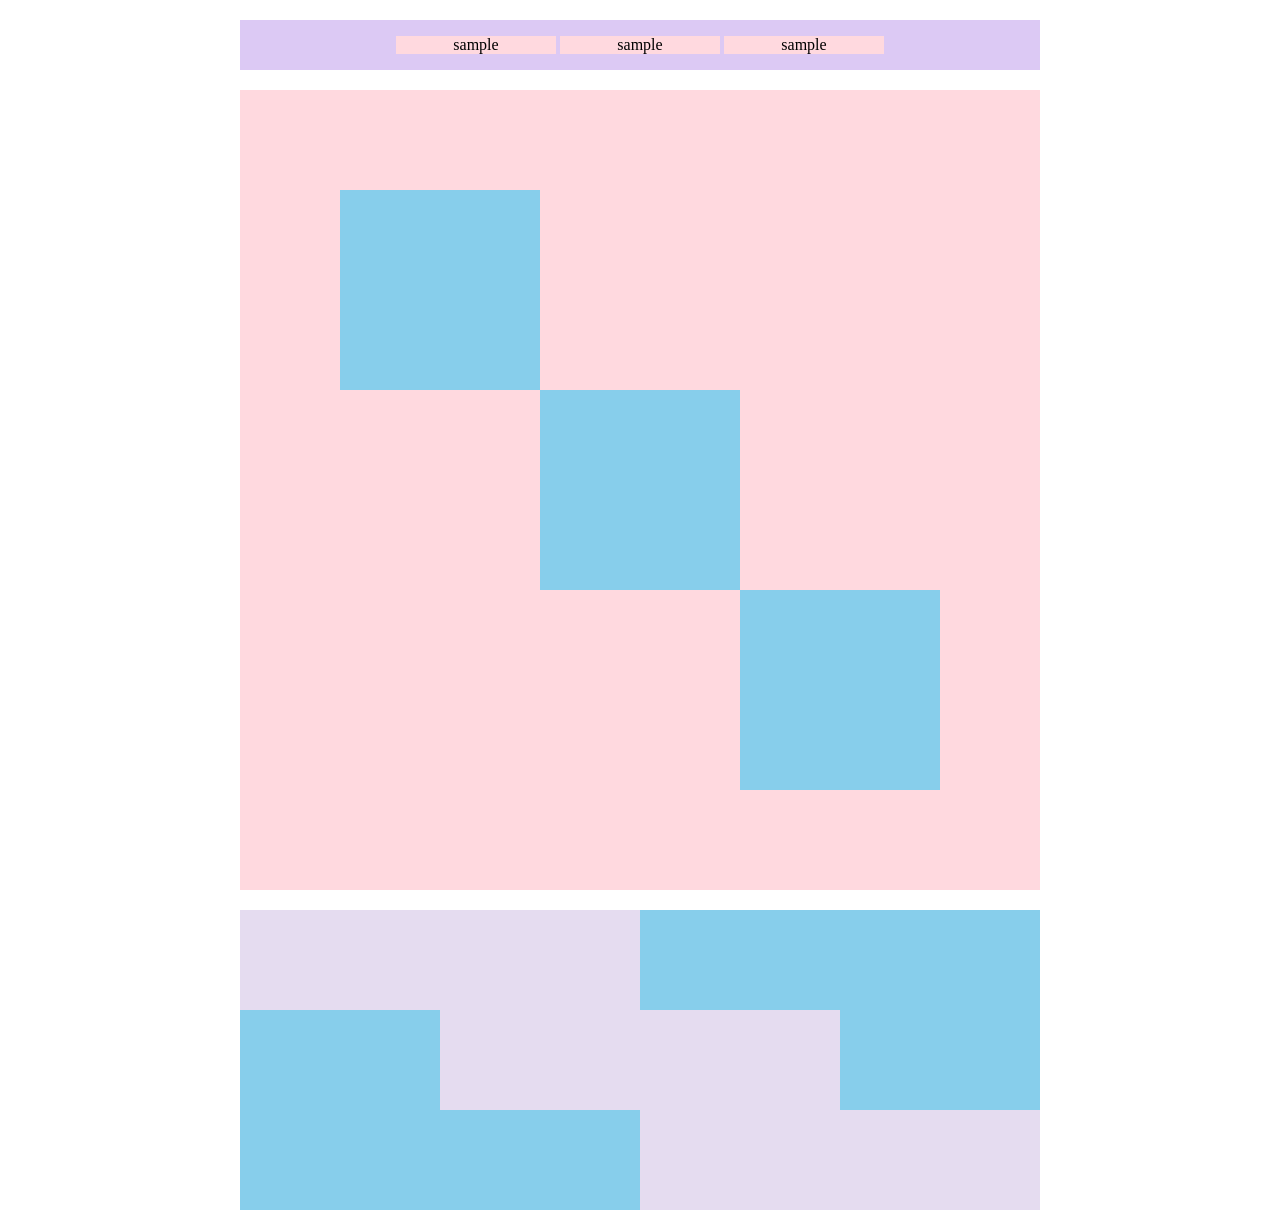
<file: kadai_018(2)/kadai_018(2).html>
<!DOCTYPE html>
<html>
<head>
  <meta charset="UTF-8">
  <link rel="stylesheet" href="style.css">
  <meta name="description" content="このページは18章の課題です。">
  <title>18章課題</title>
</head>
<body>
  <div id="top">
    <p class="top-child">sample</p>
    <p class="top-child">sample</p>
    <p class="top-child">sample</p>
  </div>
  <div id="middle">
    <div id="middle-child01"></div>
    <div id="middle-child02"></div>
    <div id="middle-child03"></div>
  </div>
  <div id="bottom">
    <div id="bottom-child01"></div>
    <div id="bottom-child02"></div>
    <div id="bottom-child03"></div>
  </div>
</body>
</html>
</file>
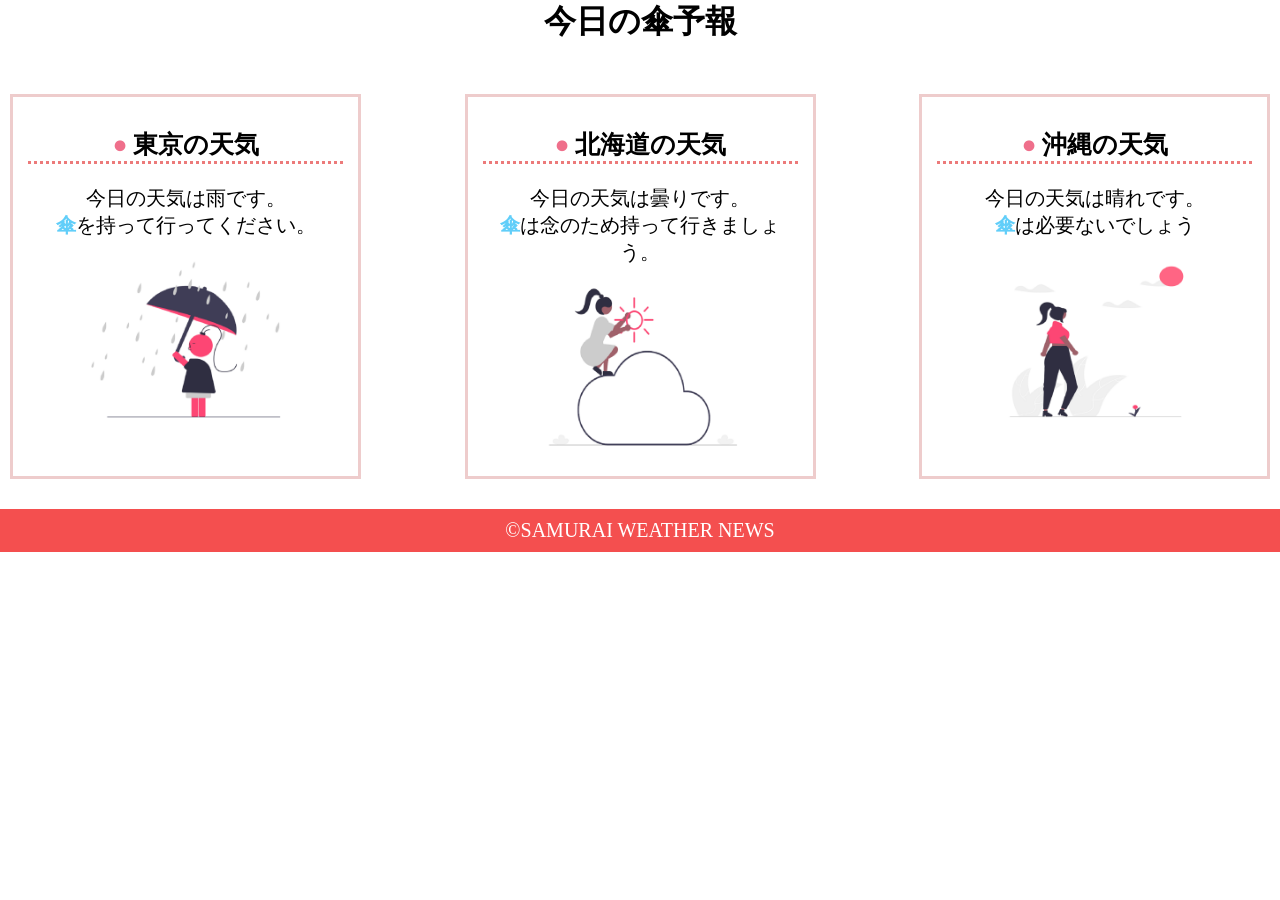
<file: kadai_022/kadai_022.html>
<!DOCTYPE html>
<html>
    <head>
        <meta charset="UTF-8">
        <meta name="viewport" content="width=device-width, initial-scale=1.0">
        <link rel="stylesheet" href="style.css">
        <meta name="description" content="このページは22章の課題です。">
        <title>22章課題</title>
    </head>
    <body>
       
        <header>
            <h1>今日の傘予報</h1>
        </header>  
 
        <main>

            <div id="parent">
                <div class="contents">
                    <h2>東京の天気</h2>
                    <p>今日の天気は雨です。</p>
                    <p>傘を持って行ってください。</p>
                    <img src="images/rainy.png" alt="雨">
                </div>
 
                <div class="contents">
                    <h2>北海道の天気</h2>
                    <p>今日の天気は曇りです。</p>
                    <p>傘は念のため持って行きましょう。</p>
                    <img src="images/cloudy.png" alt="曇り">
                </div>
 
                <div class="contents">
                    <h2>沖縄の天気</h2>
                    <p>今日の天気は晴れです。</p>
                    <p>傘は必要ないでしょう</p>
                    <img src="images/sunny.png" alt="晴れ">
                </div>

            </div>    
 
        </main>
 
        <footer>
            <a href="https://www.sejuku.net/corp/">&copy;SAMURAI WEATHER NEWS</a>
         </footer>
 
    </body>
</html>
</file>
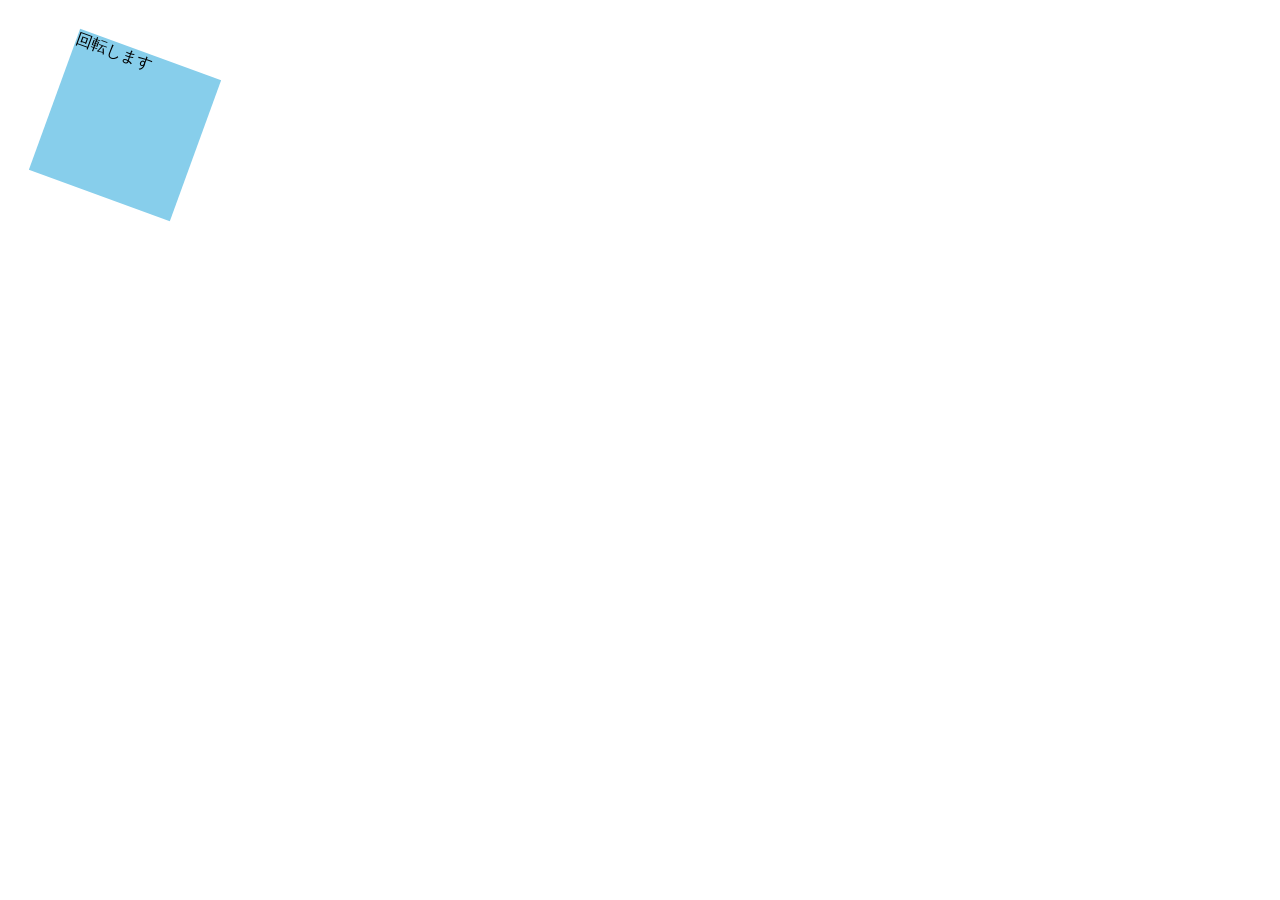
<file: kadai_mdn_css/mdn.html>
<!DOCTYPE html>
<html>

<head>
    <style>
        div {
            position: absolute;
            left: 50px;
            top: 50px;
            width: 150px;
            height: 150px;
            background-color: skyblue;
        }
    </style>
</head>

<body>
    <div style="transform: rotate(20deg);">
        回転します
    </div>
    
</body>

</html>
</file>
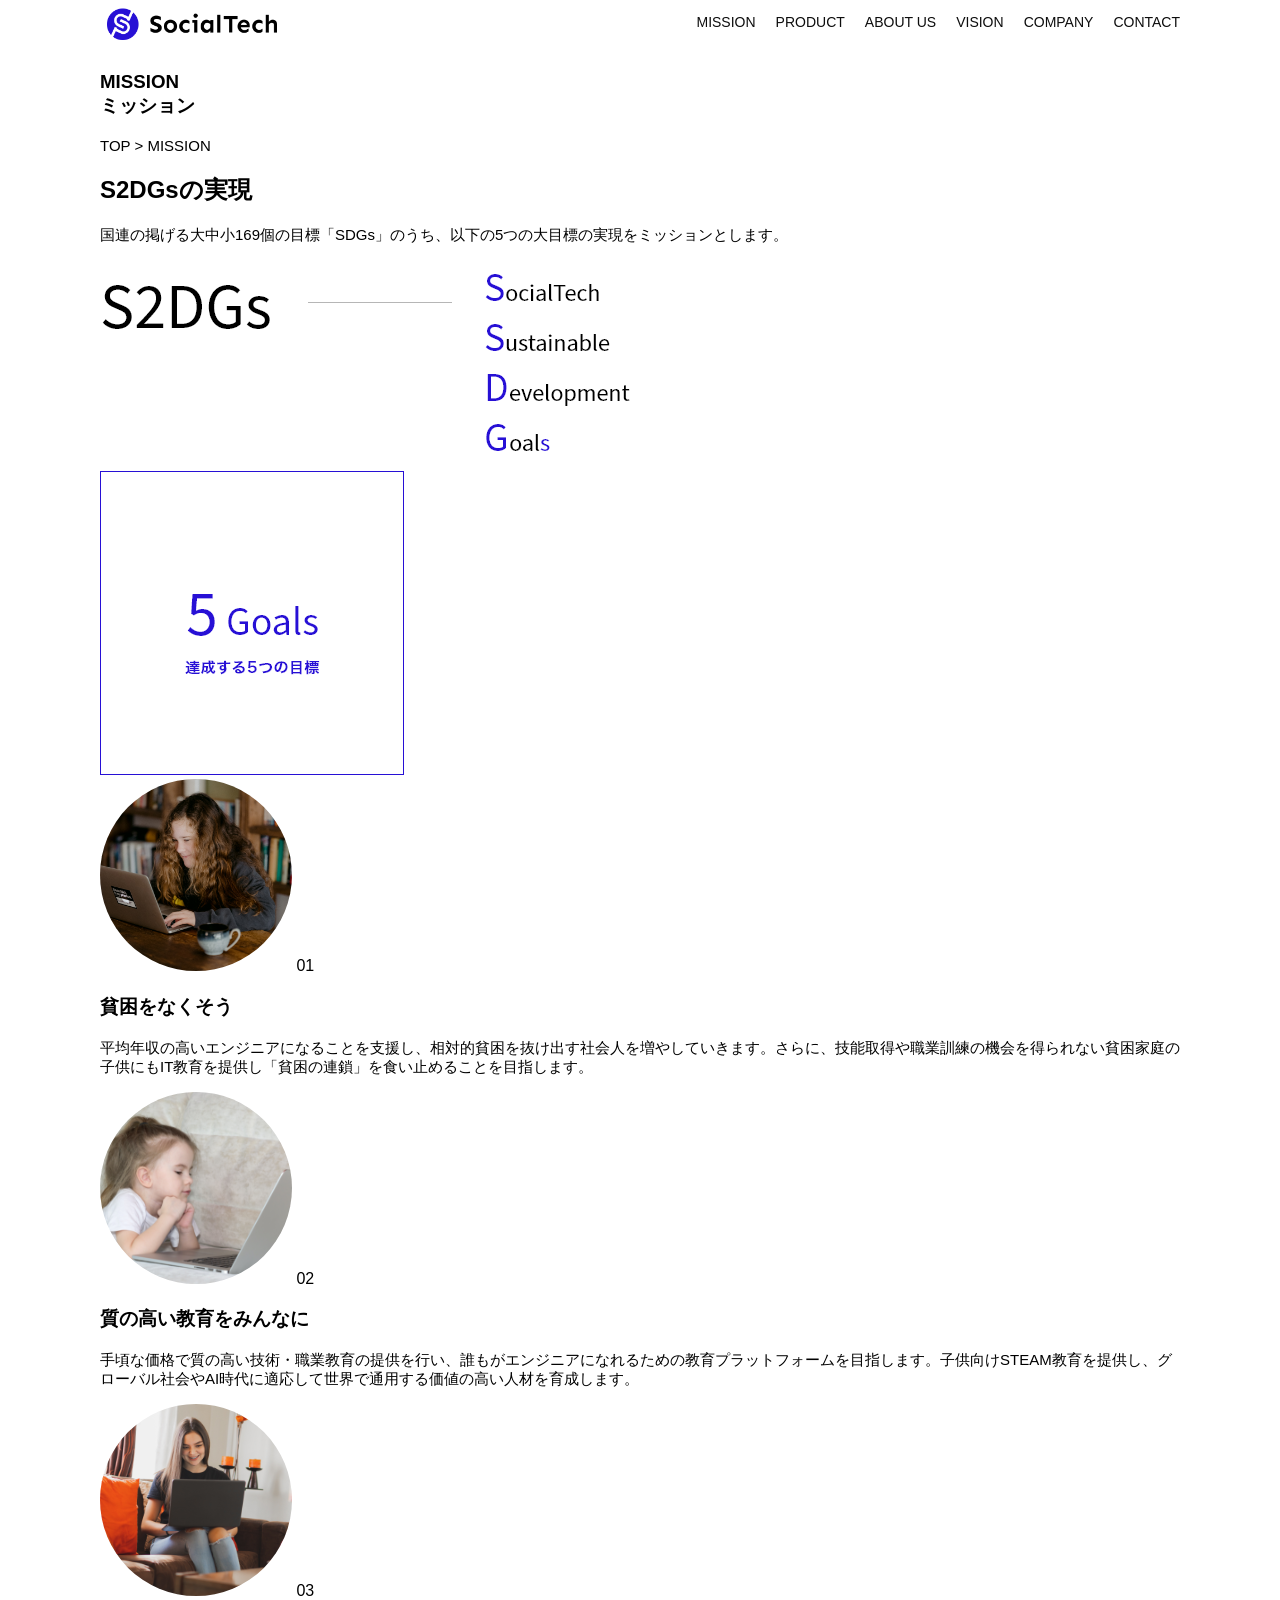
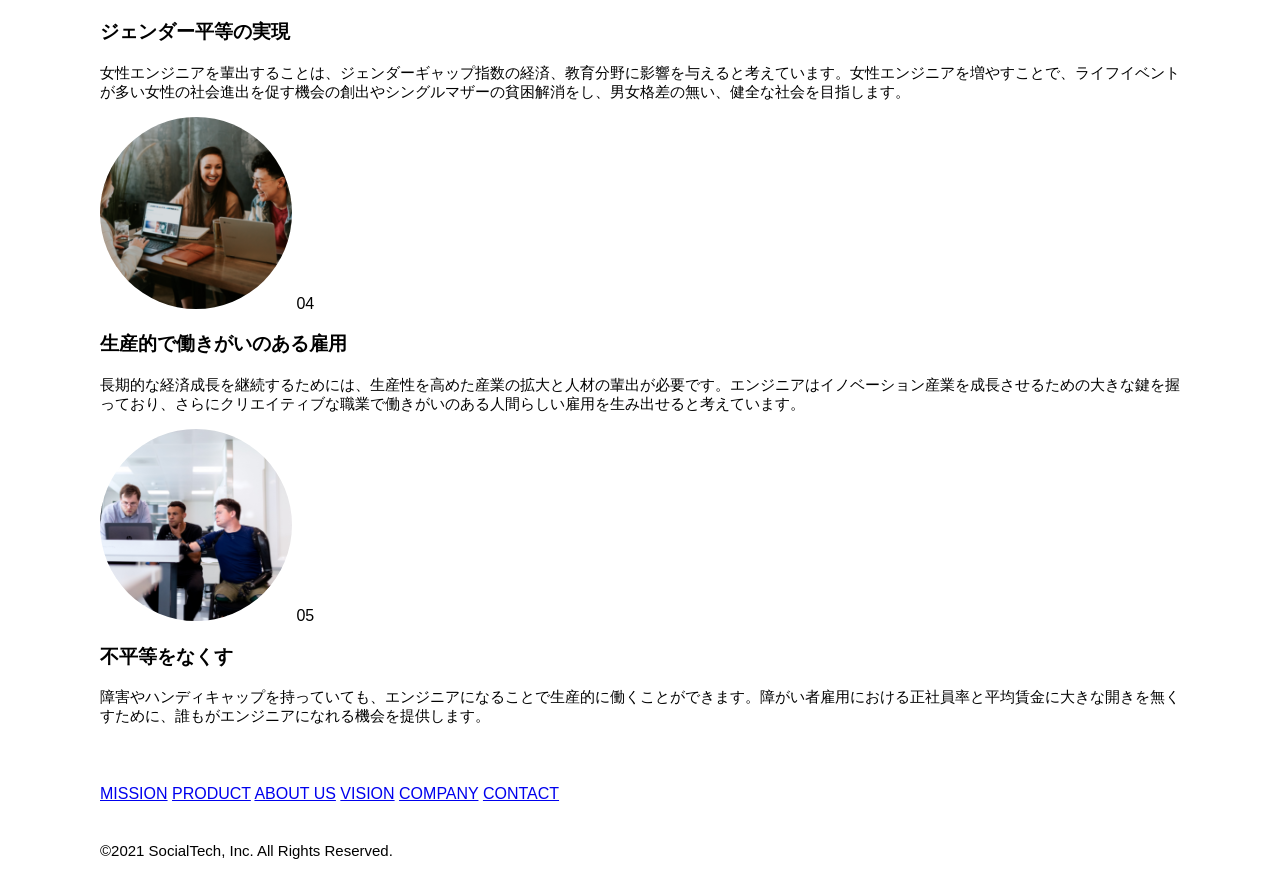
<file: socialtech/mission.html>
<!DOCTYPE html>
<html>
  <head>
    <title>SocialTech - MISSION ミッション -</title>
    <meta charset="utf-8">
     <meta name="description" content="SocialTechが目指す5つの目標（S2DGs）を紹介します">
    <meta name="viewport" content="width=device-width, initial-scale=1.0">
    <link rel="stylesheet" href="style.css">
  </head>

  <body>
    <!-- ヘッダー -->
    <header>
      <!-- ロゴ -->
      <a href="index.html" id="logo">
        <img src="images/logo.png" alt="トップページに戻る">
      </a>

      <!-- PC用ナビゲーション -->
      <nav id="nav-pc">
        <ul>
          <li><a href="mission.html">MISSION</a></li>
          <li><a href="product.html">PRODUCT</a></li>
          <li><a href="index.html#aboutus">ABOUT US</a></li>
          <li><a href="index.html#vision">VISION</a></li>
          <li><a href="index.html#company">COMPANY</a></li>
          <li><a href="index.html#contact">CONTACT</a></li>
        </ul>
      </nav>

      <!-- スマホ用メニューボタン -->
      <button id="menu-sp" onclick="document.getElementById('nav-sp').style.display = 'block'">
        <img src="images/button-menu.png" alt="ナビゲーションを開く">
      </button>

      <!-- スマホ用ナビゲーション -->
      <div id="nav-sp">
        <button id="close" onclick="document.getElementById('nav-sp').style.display = 'none'">
          <img src="images/button-close.png" alt="ナビゲーションを閉じる">
        </button>

        <nav>
          <ul>
            <li>
              <a id="logo-sp" href="index.html" onclick="document.getElementById('nav-sp').style.display = 'none'"><img src="images/logo-sp.png" alt="トップページに戻る"></a>
            </li>
            <li><a class="menu" href="mission.html" onclick="document.getElementById('nav-sp').style.display = 'none'">MISSION</a></li>
            <li><a class="menu" href="product.html" onclick="document.getElementById('nav-sp').style.display = 'none'">PRODUCT</a></li>
            <li><a class="menu" href="index.html#aboutus" onclick="document.getElementById('nav-sp').style.display = 'none'">ABOUT US</a></li>
            <li><a class="menu" href="index.html#vision" onclick="document.getElementById('nav-sp').style.display = 'none'">VISION</a></li>
            <li><a class="menu" href="index.html#company" onclick="document.getElementById('nav-sp').style.display = 'none'">COMPANY</a></li>
            <li><a class="menu" href="index.html#contact" onclick="document.getElementById('nav-sp').style.display = 'none'">CONTACT</a></li>
          </ul>
        </nav>
        <div id="sns">
          <a href="https://www.facebook.com/sejuku2013">
            <img src="images/button-facebook.png" alt="Facebookのリンク">
          </a>
          <a href="https://twitter.com/samuraijuku">
            <img src="images/button-twitter.png" alt="Twitterのリンク">
          </a>
          <a href="https://www.youtube.com/channel/UCCFOQO5aDK0xXam4cUQXT8g">
            <img src="images/button-youtube.png" alt="YouTubeのリンク">
          </a>
        </div>
      </div>
    </header>

    <main>
      <article>
         <section id="mission-main">
           <div class="mission-main-inner">
             <div id="mission-title">
               <h1>MISSION<br><span>ミッション</span></h1>
               <p>TOP > MISSION</p>
             </div>
           </div>
         </section>

         <section id="mission-s2dgs">
            <h2 class="mission-h2">S2DGsの実現</h2>
            <p>国連の掲げる大中小169個の目標「SDGs」のうち、以下の5つの大目標の実現をミッションとします。</p>
            <img src="images/mission/mission-s2dgs.png" alt="S2DGs">
          </section>

           <section id="mission-five-goals">
           <div class="five-goals-image">
             <img src="images/mission/mission-5goals.png" alt="5Goals">
           </div>
           <div class="five-goals-read">
             <div>
               <img class="fivegoals-image-left" src="images/mission/mission-5goals01.png" alt="PCを操作する女の子">
               <span class="fivegoals-number">01</span>
               <h3 class="fivegoals-h3">貧困をなくそう</h3>
               <p class="fivegoals-p">平均年収の高いエンジニアになることを支援し、相対的貧困を抜け出す社会人を増やしていきます。さらに、技能取得や職業訓練の機会を得られない貧困家庭の子供にもIT教育を提供し「貧困の連鎖」を食い止めることを目指します。</p>
             </div>
             <div>
               <img class="fivegoals-image-right" src="images/mission/mission-5goals02.png" alt="PCを見つめる小さい女の子">
               <span class="fivegoals-number">02</span>
               <h3 class="fivegoals-h3">質の高い教育をみんなに</h3>
               <p class="fivegoals-p">手頃な価格で質の高い技術・職業教育の提供を行い、誰もがエンジニアになれるための教育プラットフォームを目指します。子供向けSTEAM教育を提供し、グローバル社会やAI時代に適応して世界で通用する価値の高い人材を育成します。</p>
             </div>
             <div>
               <img class="fivegoals-image-left" src="images/mission/mission-5goals03.png" alt="PCを操作する女性">
               <span class="fivegoals-number">03</span>
               <h3 class="fivegoals-h3">ジェンダー平等の実現</h3>
               <p class="fivegoals-p">女性エンジニアを輩出することは、ジェンダーギャップ指数の経済、教育分野に影響を与えると考えています。女性エンジニアを増やすことで、ライフイベントが多い女性の社会進出を促す機会の創出やシングルマザーの貧困解消をし、男女格差の無い、健全な社会を目指します。</p>
             </div>
             <div>
               <img class="fivegoals-image-right" src="images/mission/mission-5goals04.png" alt="笑顔で話し合う3人の男女">
               <span class="fivegoals-number">04</span>
               <h3 class="fivegoals-h3">生産的で働きがいのある雇用</h3>
               <p class="fivegoals-p">長期的な経済成長を継続するためには、生産性を高めた産業の拡大と人材の輩出が必要です。エンジニアはイノベーション産業を成長させるための大きな鍵を握っており、さらにクリエイティブな職業で働きがいのある人間らしい雇用を生み出せると考えています。</p>
             </div>
             <div>
               <img class="fivegoals-image-left" src="images/mission/mission-5goals05.png" alt="障害を持つ男性が生き生きと働く様子">
               <span class="fivegoals-number">05</span>
               <h3 class="fivegoals-h3">不平等をなくす</h3>
               <p class="fivegoals-p">障害やハンディキャップを持っていても、エンジニアになることで生産的に働くことができます。障がい者雇用における正社員率と平均賃金に大きな開きを無くすために、誰もがエンジニアになれる機会を提供します。</p>
             </div>
           </div>
         </section>

      </article>
    </main>

    <footer>
      <div id="footer-logo">
        <img src="images/logo-sp.png" alt="SocialTech">
      </div>
      <div id="footer-link">
        <a href="mission.html">MISSION</a>
        <a href="product.html">PRODUCT</a>
        <a href="index.html#aboutus">ABOUT US</a>
        <a href="index.html#vision">VISION</a>
        <a href="index.html#company">COMPANY</a>
        <a href="index.html#contact">CONTACT</a>
      </div>
      <div id="sns-footer">
        <div class="sns-btns">
          <a href="https://www.facebook.com/sejuku2013"><img src="images/button-facebook.png" alt="Facebookのリンク"></a>
          <a href="https://twitter.com/samuraijuku"><img src="images/button-twitter.png" alt="Twitterのリンク"></a>
          <a href="https://www.youtube.com/channel/UCCFOQO5aDK0xXam4cUQXT8g"><img src="images/button-youtube.png" alt="YouTubeのリンク"></a>
        </div>
        <p id="copyright">&copy;2021 SocialTech, Inc. All Rights Reserved.</p>
      </div>
    </footer>

  </body>
</html>
</file>
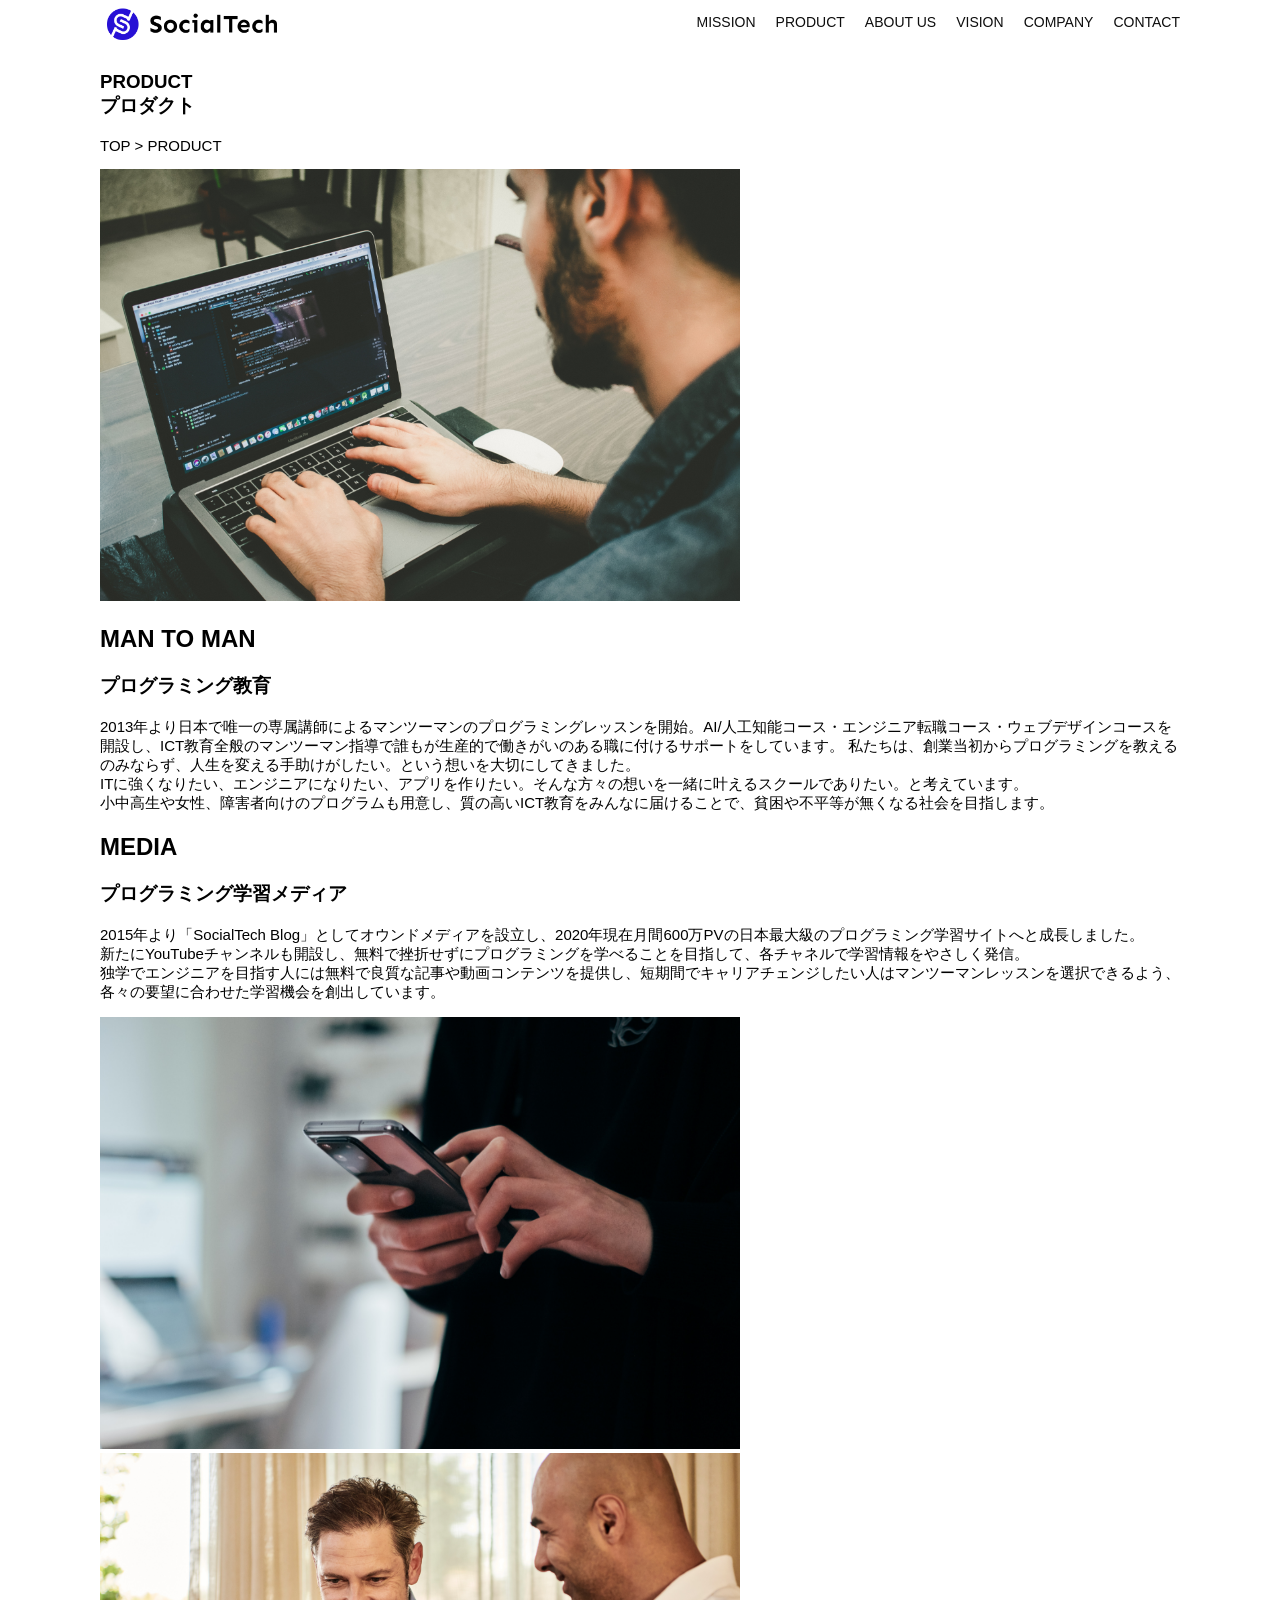
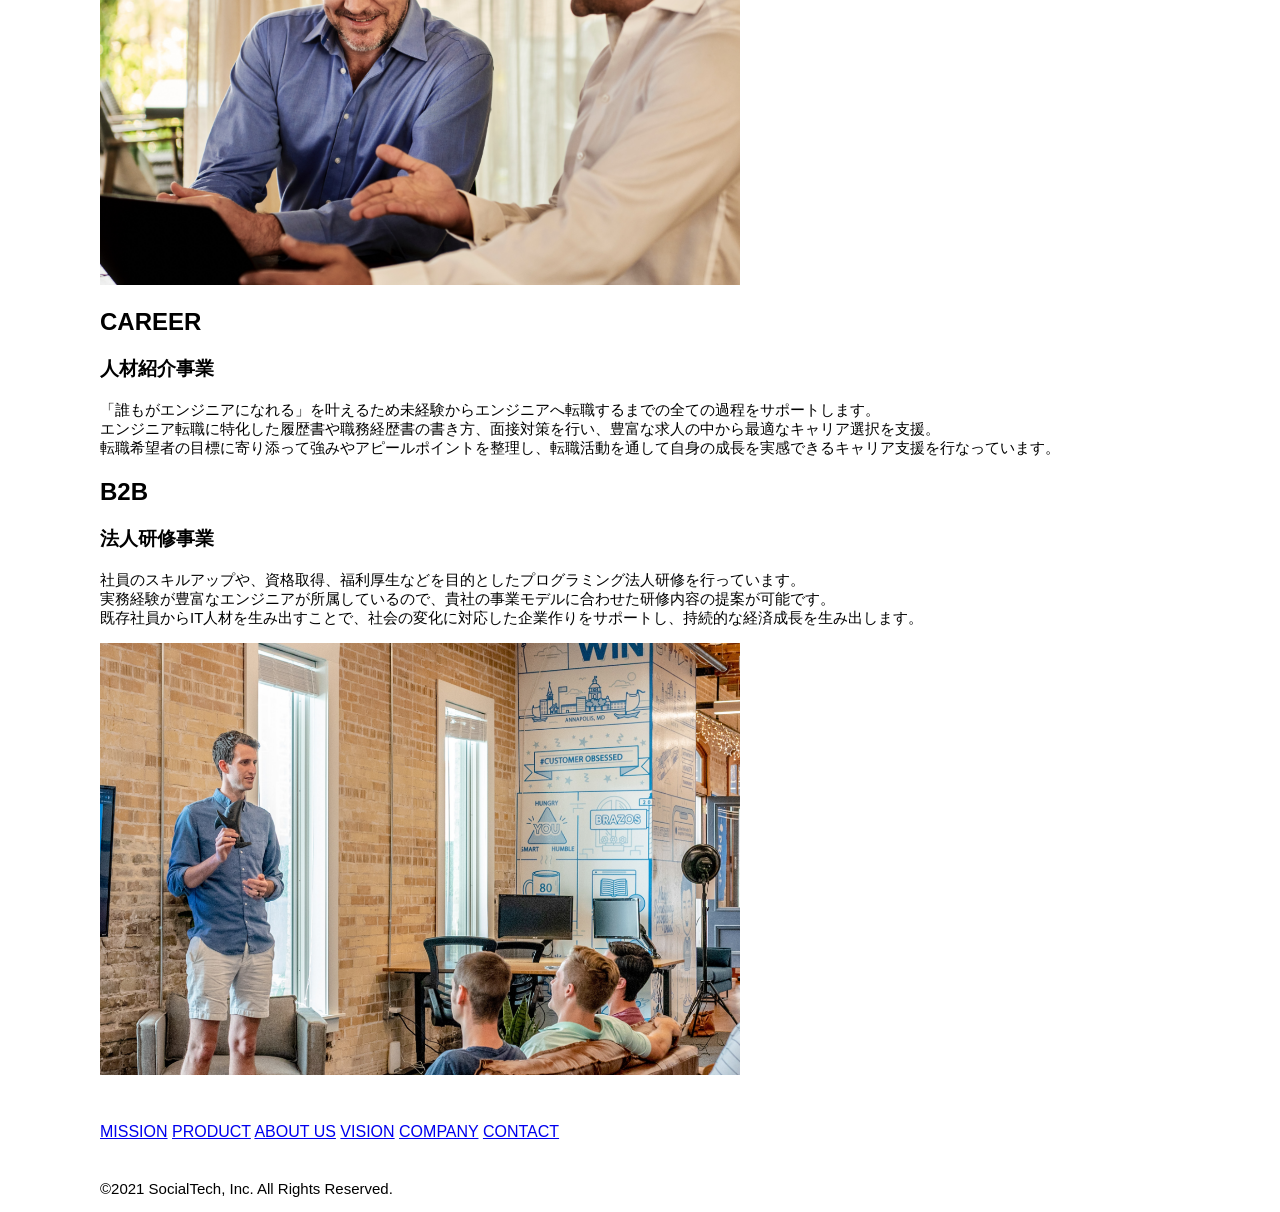
<file: socialtech/product.html>
<!DOCTYPE html>
<html>
  <head>
    <title>SocialTech -PRODUCT プロダクト-</title>
    <meta charset="utf-8">
    <meta name="description" content="SocialTechの4つのプロダクトを紹介します">
    <meta name="viewport" content="width=device-width, initial-scale=1.0">
    <link rel="stylesheet" href="style.css">
  </head>

  <body>
    <!-- ヘッダー -->
    <header>
      <!-- ロゴ -->
      <a href="index.html" id="logo">
        <img src="images/logo.png" alt="トップページに戻る">
      </a>

      <!-- PC用ナビゲーション -->
      <nav id="nav-pc">
        <ul>
          <li><a href="mission.html">MISSION</a></li>
          <li><a href="product.html">PRODUCT</a></li>
          <li><a href="index.html#aboutus">ABOUT US</a></li>
          <li><a href="index.html#vision">VISION</a></li>
          <li><a href="index.html#company">COMPANY</a></li>
          <li><a href="index.html#contact">CONTACT</a></li>
        </ul>
      </nav>

      <!-- スマホ用メニューボタン -->
      <button id="menu-sp" onclick="document.getElementById('nav-sp').style.display = 'block'">
        <img src="images/button-menu.png" alt="ナビゲーションを開く">
      </button>

      <!-- スマホ用ナビゲーション -->
      <div id="nav-sp">
        <button id="close" onclick="document.getElementById('nav-sp').style.display = 'none'">
          <img src="images/button-close.png" alt="ナビゲーションを閉じる">
        </button>

        <nav>
          <ul>
            <li>
              <a id="logo-sp" href="index.html" onclick="document.getElementById('nav-sp').style.display = 'none'"><img src="images/logo-sp.png" alt="トップページに戻る"></a>
            </li>
            <li><a class="menu" href="mission.html" onclick="document.getElementById('nav-sp').style.display = 'none'">MISSION</a></li>
            <li><a class="menu" href="product.html" onclick="document.getElementById('nav-sp').style.display = 'none'">PRODUCT</a></li>
            <li><a class="menu" href="index.html#aboutus" onclick="document.getElementById('nav-sp').style.display = 'none'">ABOUT US</a></li>
            <li><a class="menu" href="index.html#vision" onclick="document.getElementById('nav-sp').style.display = 'none'">VISION</a></li>
            <li><a class="menu" href="index.html#company" onclick="document.getElementById('nav-sp').style.display = 'none'">COMPANY</a></li>
            <li><a class="menu" href="index.html#contact" onclick="document.getElementById('nav-sp').style.display = 'none'">CONTACT</a></li>
          </ul>
        </nav>
        <div id="sns">
          <a href="https://www.facebook.com/sejuku2013">
            <img src="images/button-facebook.png" alt="Facebookのリンク">
          </a>
          <a href="https://twitter.com/samuraijuku">
            <img src="images/button-twitter.png" alt="Twitterのリンク">
          </a>
          <a href="https://www.youtube.com/channel/UCCFOQO5aDK0xXam4cUQXT8g">
            <img src="images/button-youtube.png" alt="YouTubeのリンク">
          </a>
        </div>
      </div>
    </header>

    <main>
      <article>
         <section id="product-main">
           <div class="product-main-inner">
             <div id="product-title">
               <h1>PRODUCT<br><span>プロダクト</span></h1>
               <p>TOP > PRODUCT</p>
             </div>
           </div>
         </section>

          <section class="product-section product-section-left">
           <div class="product-section-img">
             <img src="images/product/product-mantoman.png" alt="PCでコードを書く男性">
           </div>
           <div class="product-read">
             <h2 class="product-h2">MAN TO MAN</h2>
             <h3 class="product-h3">プログラミング教育</h3>
             <p>
               2013年より日本で唯一の専属講師によるマンツーマンのプログラミングレッスンを開始。AI/人工知能コース・エンジニア転職コース・ウェブデザインコースを開設し、ICT教育全般のマンツーマン指導で誰もが生産的で働きがいのある職に付けるサポートをしています。 私たちは、創業当初からプログラミングを教えるのみならず、人生を変える手助けがしたい。という想いを大切にしてきました。<br>ITに強くなりたい、エンジニアになりたい、アプリを作りたい。そんな方々の想いを一緒に叶えるスクールでありたい。と考えています。<br>小中高生や女性、障害者向けのプログラムも用意し、質の高いICT教育をみんなに届けることで、貧困や不平等が無くなる社会を目指します。
             </p>
           </div>
         </section>
 
         <section class="product-section product-section-right">
           <div class="product-read">
             <h2 class="product-h2">MEDIA</h2>
             <h3 class="product-h3">プログラミング学習メディア</h3>
             <p>2015年より「SocialTech Blog」としてオウンドメディアを設立し、2020年現在月間600万PVの日本最大級のプログラミング学習サイトへと成長しました。<br>新たにYouTubeチャンネルも開設し、無料で挫折せずにプログラミングを学べることを目指して、各チャネルで学習情報をやさしく発信。<br>独学でエンジニアを目指す人には無料で良質な記事や動画コンテンツを提供し、短期間でキャリアチェンジしたい人はマンツーマンレッスンを選択できるよう、各々の要望に合わせた学習機会を創出しています。</p>
           </div>
           <div class="product-section-img">
             <img src="images/product/product-media.png" alt="スマートフォンを操作する人">
           </div>
         </section>
 
         <section class="product-section product-section-left">
           <div class="product-section-img">
             <img src="images/product/product-career.png" alt="笑顔で話し合う2人の男性">
           </div>
           <div class="product-read">
             <h2 class="product-h2">CAREER</h2>
             <h3 class="product-h3">人材紹介事業</h3>
             <p>「誰もがエンジニアになれる」を叶えるため未経験からエンジニアへ転職するまでの全ての過程をサポートします。<br>エンジニア転職に特化した履歴書や職務経歴書の書き方、面接対策を行い、豊富な求人の中から最適なキャリア選択を支援。<br>転職希望者の目標に寄り添って強みやアピールポイントを整理し、転職活動を通して自身の成長を実感できるキャリア支援を行なっています。<br></p>
           </div>
         </section>
 
         <section class="product-section product-section-right">
           <div class="product-read">
             <h2 class="product-h2">B2B</h2>
             <h3 class="product-h3">法人研修事業</h3>
             <p>社員のスキルアップや、資格取得、福利厚生などを目的としたプログラミング法人研修を行っています。<br>実務経験が豊富なエンジニアが所属しているので、貴社の事業モデルに合わせた研修内容の提案が可能です。<br>既存社員からIT人材を生み出すことで、社会の変化に対応した企業作りをサポートし、持続的な経済成長を生み出します。</p>
           </div>
           <div class="product-section-img">
             <img src="images/product/product-b2b.png" alt="講演中の男性とそれを聴く人々">
           </div>
         </section>
         
      </article>
    </main>

    <footer>
      <div id="footer-logo">
        <img src="images/logo-sp.png" alt="SocialTech">
      </div>
      <div id="footer-link">
        <a href="mission.html">MISSION</a>
        <a href="product.html">PRODUCT</a>
        <a href="index.html#aboutus">ABOUT US</a>
        <a href="index.html#vision">VISION</a>
        <a href="index.html#company">COMPANY</a>
        <a href="index.html#contact">CONTACT</a>
      </div>
      <div id="sns-footer">
        <div class="sns-btns">
          <a href="https://www.facebook.com/sejuku2013"><img src="images/button-facebook.png" alt="Facebookのリンク"></a>
          <a href="https://twitter.com/samuraijuku"><img src="images/button-twitter.png" alt="Twitterのリンク"></a>
          <a href="https://www.youtube.com/channel/UCCFOQO5aDK0xXam4cUQXT8g"><img src="images/button-youtube.png" alt="YouTubeのリンク"></a>
        </div>
        <p id="copyright">&copy;2021 SocialTech, Inc. All Rights Reserved.</p>
      </div>
    </footer>
    
  </body>
</html>
</file>
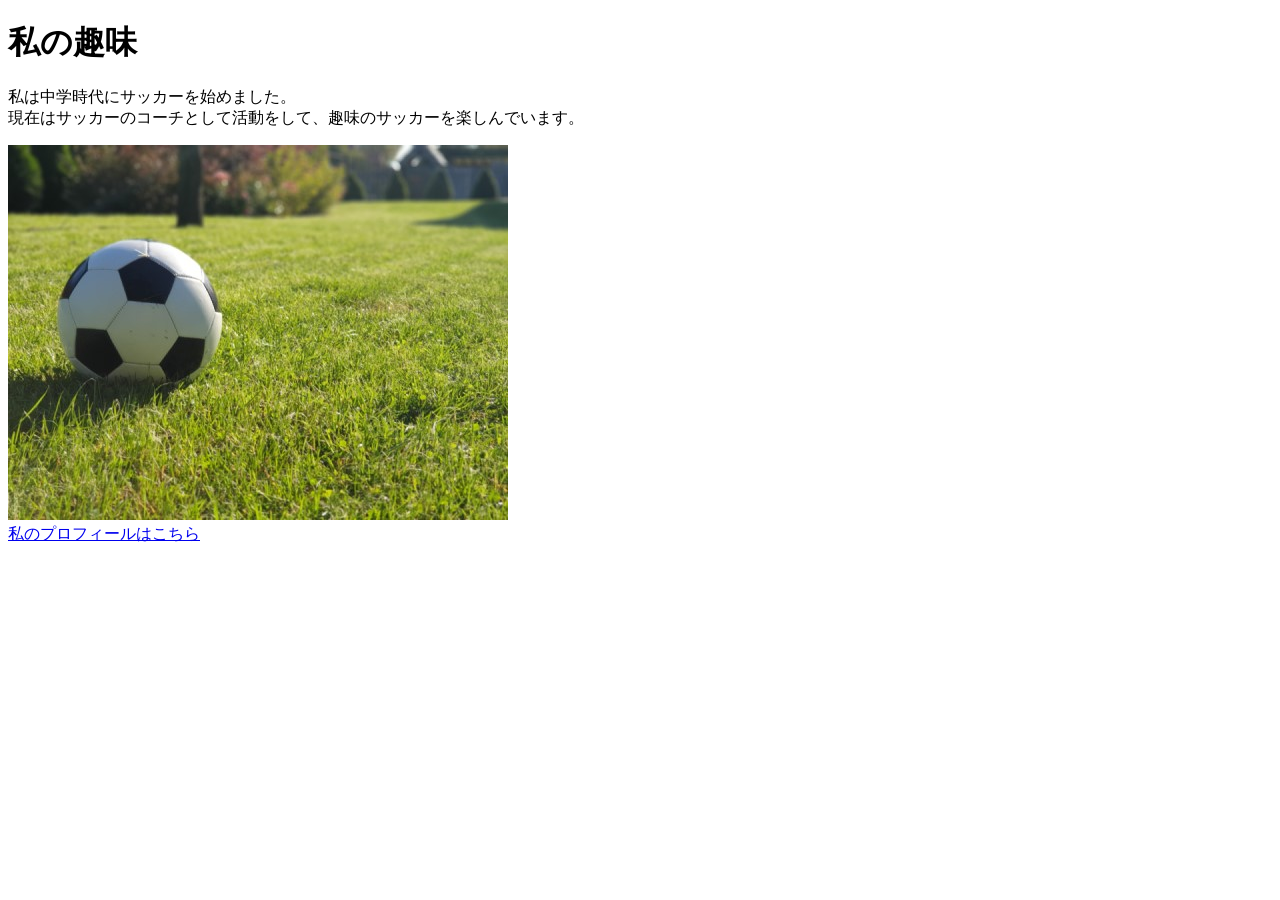
<file: kadai_005/html/kadai_005.html>
<!DOCTYPE html>
<html>
<head>
  <title>5章課題</title>
  <meta name="description" content="このページは5章の課題です。">
  <meta charset="UTF-8">
</head>
<body>
  <h1>私の趣味</h1>
  <p>私は中学時代にサッカーを始めました。<br>
    現在はサッカーのコーチとして活動をして、趣味のサッカーを楽しんでいます。
  </p>
  <img src="../images/sample.jpg" alt="サッカーボールの画像"><br>
  <a href="https://x.com/samuraijuku">私のプロフィールはこちら</a>
</body>
</html>
</file>
<file: html-css-kadai_013/style.css>
/* PC、スマホ共通スタイル */
body {
  font-family: "Source Sans Pro", "Hiragino Kaku Gothic ProN", Meiryo, Arial,
    sans-serif;
}

p {
  font-size: 15px;
}

#main-visual>img {
  width: 100%;
}

/*================
PC用のスタイル 
=================*/
@media screen and (min-width: 768px) {
  /* 横幅設定 */
  body {
    max-width: 1080px;
    min-width: 960px;
    margin: 0 auto 0 auto;
  }

  /* ヘッダー */
  header {
    display: flex;
    justify-content: space-between;
  }

  /* ナビゲーションのレイアウト */
  #nav-pc {
    text-align: right;
    font-size: 14px;
    padding-top: 15px;
  }

  /* ナビゲーションのリンクの装飾設定 */
  #nav-pc>a {
    text-decoration: none;
    margin-left: 20px;
  }

  #nav-pc>a:link {
    color: #0d0d0d;
  }

  #nav-pc>a:visited {
    color: #0d0d0d;
  }

  #nav-pc>a:hover {
    color: #0d0d0d;
    text-decoration: underline;
  }

  #nav-pc>a:active {
    color: #0d0d0d;
  }

  /* SP用ナビゲーション非表示 */
  #menu-sp {
    display: none;
  }
  #nav-sp {
    display: none;
  }
}

/* スマートフォンのサイズ */
@media screen and (max-width: 767px) {
  #nav-pc {
    display: none;
  }
}

/* スマートフォンのサイズ */
@media screen and (max-width: 767px) {
  /* PC用ナビを隠す */
  #nav-pc {
    display: none;
  }

  /* 三本線ボタンを右上に配置 */
  #menu-sp {
    float: right;
    padding: 0;
    cursor: pointer;
  }

  /* --- ここから「完成図」への重要な設定 --- */

  /* スマホ用ナビゲーションを画面いっぱいの茶色にする */
  #nav-sp {
    background-color: #ce933e;
    position: fixed; /* 画面に固定 */
    left: 0;
    top: 0;
    height: 100%;
    width: 100%;
    display: none; /* ボタンを押すまで隠しておく */
    z-index: 100;
  }

  /* リストの「・」を消す */
  #nav-sp ul {
    padding-left: 0;
  }
  #nav-sp li {
    list-style: none;
  }

  /* 閉じるボタン（×）の場所 */
  #close {
    position: absolute;
    top: 20px;
    right: 20px;
    cursor: pointer;
  }

  /* メニュー内のロゴの余白 */
  #logo-sp {
    margin: 80px 0 30px 20px;
    display: block;
  }

  /* メニュー項目（CONCEPTなど）のデザイン */
  #nav-sp a {
    display: block;
  }
  #nav-sp a:link, #nav-sp a:visited, #nav-sp a:hover, #nav-sp a:active {
    color: #ffffff;
  }

  #nav-sp .menu {
    text-decoration: none;
    margin: 0 20px;
    height: 44px;
    font-size: 16px;
    /* 右側の矢印画像 */
    background-image: url("images/arrow.png");
    background-repeat: no-repeat;
    background-position: right top;
  }

}
</file>
<file: socialtech/style.css>
/* PC、スマホ共通スタイル */
* {
  box-sizing: border-box;
}

p {
  font-size: 15px;
}

body {
  max-width: 1080px;
  margin: 0 auto 0 auto;
  font-family: "Source Sans Pro", "Hiragino Kaku Gothic ProN", Meiryo, Arial, sans-serif;
}

/* ヘッダー */
header {
  display: flex;
  justify-content: space-between;
}

/* ナビゲーションのレイアウト */
#nav-pc {
  font-size: 14px;
}
#nav-pc ul {
  display: flex;
  padding-left: 0;
}
#nav-pc li {
  list-style: none;
}

/* ナビゲーションのリンクの装飾設定 */
#nav-pc a {
  text-decoration: none;
  margin-left: 20px;
  color: #0d0d0d;
}
#nav-pc a:hover {
  text-decoration: underline;
}

/* スマホ用ナビを非表示 */
#nav-sp,
#menu-sp {
  display: none;
}

/*====================
 スマートフォン用のスタイル
=====================*/
@media screen and (max-width: 767px) {
  /* PC用ナビゲーション非表示 */
  #nav-pc {
    display: none;
  }

  /* ハンバーガーメニュー */
  #menu-sp {
    display: block;
    background-color: transparent;
    float: right;
    padding: 0;
    border: none;
  }

  /* スマホ用ナビゲーションの表示切替*/
  /* 初期状態、レイアウトと非表示設定 */
  #nav-sp {
    background-color: #2710d5;
    position: fixed;
    left: 0;
    top: 0;
    height: 100%;
    width: 100%;
    display: none;
    z-index: 100;
  }

  /* ×ボタン */
  #close {
    position: absolute;
    top: 20px;
    right: 20px;
    background-color: transparent;
    border: none;
  }

  #nav-sp nav ul {
    padding-left: 0;
  }

  #nav-sp nav li {
    list-style: none;
  }

  /* ナビゲーションメニュー用ロゴ */
  #logo-sp {
    margin: 80px 0 30px 20px;
  }

  /* ナビゲーションのリンクの装飾設定 */
  #nav-sp nav a {
    display: block;
    color: #ffffff;
  }
 
  #nav-sp nav a:hover {
     text-decoration: underline;
   }
 
   #nav-sp .menu {
     text-decoration: none;
     margin: 0 20px 0 20px;
     height: 44px;
     font-size: 16px;
     background-image: url("images/arrow.png");
     background-repeat: no-repeat;
     background-position: right top;
   }

/* メインビジュアル */
#main-visual {
  position: relative;
  height: 400px;
}
#main-message {
   position: absolute;
   top: 0;
   left: 0;
   background-color: #2710d5;
   color: #ffffff;
   border-radius: 0 0 476px 0;
   max-width: 620px;
   height: 100%;
   width: 100%;
   z-index: 11;
 }
 #main-message > h1 {
  font-size: 60px;
  margin: 100px 0 0 50px;
 }
 #main-message > p {
  font-size: 28px;
  margin: 0 0 0 50px;
 }
 #main-visual > img {
  max-width: 620px;
  border-radius: 476px 0 0 0;
  position: absolute;
  top: 0;
  right: 0;
  z-index: 10;
 }

 /* 見出し */
 h2 {
  margin: 40px 0 0 0 ;
 }
 h2::after {
  content: url("images/line.png");
  margin-left: 10px;
 }
 h3 {
  font-size: 27px;
 }

 /* ミッション */
 #mission {
  margin: 80px auto 80px auto;
 }
 #mission-flex {
  display: flex;
 }
 #mission-flex > div {
   width: 50%;
   margin: 20px;
 }
 
 #mission-photo {
   width: 100%;
 }
 
 #s2dgs {
   margin-top: 50px;
   width: 100%;
 }

/* プロダクト */
#product {
  background-color: #fafafa;
  margin: 80px 0 80px 0;
  padding: 10px 40px 0px 40px;
}

/* 外枠 */
#product .product-flex {
  margin-top: 40px;
  display: flex;
}

/* 左のカラム */
#product-left {
  width: 50%;
  margin-right: 20px;
}

/* 右のカラム */
#product-right {
  width: 50%;
  margin-left: 20px;
  margin-top: 80px;
}

/* 画像＋説明の枠 */
#product-left > div {
  position: relative;
  height: 480px;
  margin-right: 20px;
}

#product-right > div {
  position: relative;
  height: 480px;
  margin-left: 20px;
}

 /* 画像 */
 .product-photo {
   width: 100%;
 }

/* 説明文の枠 */
.product-explain {
  background-color: #ffffff;
  position: absolute;
  left: 0;
  bottom: 50px;
  margin: 0 40px 0 40px;
  padding: 20px;
  box-shadow: 5px 5px 10px rgba(0, 0, 0, 0.05);
}

/* 説明文の英語 */
.product-explain > span {
  color: #2710d5;
  font-weight: bold;
  font-size: 16px;
  margin: 0;
}
/* 説明文の見出し */
.product-explain > h3 {
  margin: 5px 0 5px 0;
}

/* 説明文 */
.product-explain > p {
  font-size: 14px;
  margin: 0;
}

/* もっと見るボタン */
#product-more {
  text-align: center;
}
#product-more a {
  position: relative;
  bottom: -42px;
}

/* ABOUT US */
#aboutus {
  margin: 80px auto 80px auto;
}

/* 3つの組織文化と画像を入れる枠 */
#aboutus > div {
  display: flex;
}

/* 画像 */
.culture-img {
  width: 50%;
  align-self: flex-start;
}
.culture-img2 {
  margin-top: 50px;
  width: 100%;
}

/* 3つの組織文化の表 */
.culture-teble {
  margin-right: 50px;
}

/* 番号 */
.culture-num {
  font-size: 80px;
  color: #2710d5;
  padding: 0 20px 0 0;
}

/* 見出し */
.culture-teble th {
  text-align: left;
  font-size: 28px;
  font-weight: bold;
}

/* 組織文化英語 */
.culture-en {
  color: #2710d5;
  font-size: 24px;
}

/* 説明文 */
.culture-description {
  margin: 0;
}

/* ビジョン */
#vision {
  margin: 80px auto 80px auto;
}

/* セクション内の枠 */
  #vision >div {
  display: flex;
  justify-content: space-between;
  flex-wrap: wrap;
}

/* 7つの行動方針の枠 */
.vision-box {
  width: 300px;
  height: 300px;
  margin-bottom: 30px;
  position: relative;
}

.vision-box > img {
  width: 100%;
  position: relative;
  z-index: 30;
}

.vision-box > div {
  position: absolute;
  top: 0;
  left: 0;
  z-index: 31;
  margin-right: 20px;
}

.vision-box > div > h4 {
  color: #2710d5;
  font-size: 19px;
  margin: 80px 0 0 0;
}

.vision-box > div > h4::first-letter {
  font-size: 40px;
}

.vision-box > div > h5 {
  font-size: 20px;
  margin: 0 0 0 0;
}

.vision-box > div > p {
  margin: 10px 0 0 0;
}

/* 会社概要 */
#company {
  margin: 80px auto 80px auto;
}

#company-table {
  width: 100%;
}

.tableheader {
  text-align: left;
  padding: 20px;
  border-bottom-color: #2710d5;
  border-bottom-width: 1px;
  border-bottom-style: solid;
  width: 100px;
}

.tableheader-first {
  border-top-color: #2710d5;
  border-top-width: 1px;
  border-top-style: solid;
}

.cell {
  padding: 30px;
  border-bottom-color: #ececec;
  border-bottom-width: 1px;
  border-bottom-style: solid;
}

.cell-first {
  border-top-color: #ececec;
  border-top-width: 1px;
  border-top-style: solid;
}

#company > iframe {
  width: 100%;
  height: 368px;
  margin-top: 40px;
}

/* お問い合わせ */
#contact {
  margin: 80px auto 80px auto;
}

/* 外枠 */
#contact > form > div {
  display: flex;
  flex-direction: row;
  flex-wrap: wrap;
  padding-bottom: 30px;
}

/* 左列の見出し */
.contact-heading {
  width: 240px;
  align-self: center;
}

/* 見出しのラベル */
.contact-label {
  font-weight: bold;
}

/* 必須 */
.contact-span {
  color: #ce2222;
  margin: 0 0 0 20px;
  font-weight: bold;
}

/* テキストボックス */
.contact-textbox {
  border-top: 0px;
  border-left: 0px;
  border-right: 0px;
  border-bottom-width: 1px;
  border-bottom-color: #707070;
  border-style: solid;
  background-color: #fafafa;
  width: 400px;
  height: 56px;
}

/* お問い合わせ内容のテキストエリア */
.contact-textarea {
  border-top: 0px;
  border-left: 0px;
  border-right: 0px;
  border-bottom-width: 1px;
  border-bottom-color: #707070;
  background-color: #fafafa;
  width: 400px;
  height: 200px;
}

/* 個人情報の取り扱い */
#contact dt {
  font-weight: bold;
}

#contact dd {
  margin: 0 0 16px 0;
}

#contact dd p {
  margin: 0;
}

#contact dd ul {
  padding-left: 0;
}

#contact dd li {
  margin-bottom: 0;
  list-style: none;
}

/* フッター */
footer {
  background-color: #0d0d0d;
  text-align: center;
  padding: 80px 80px 30px 80px;
}

#footer-logo {
  margin: 30px;
}

#footer-link {
  margin-bottom: 50px;
}

#footer-link > a {
  text-decoration: none;
  margin: 10px;
  color: #ffffff;
}

#footer-link > a:hover {
  text-decoration: underline;
}

#sns-footer {
  display: flex;
  justify-content: space-between;
}

#sns-footer a {
  margin-right: 30px;
}

#copyright {
  color: #ffffff;
  margin: 0;
}

/* mission.html用スタイル */
 /* ミッションのメインビジュアル */
 .mission-main-inner {
   background-image: url("images/mission/mission-main.png");
   background-repeat: no-repeat;
   background-position-y: center;
 }
 
 #mission-title {
   background-color: #2710d5;
   width: 368px;
   color: #ffffff;
   height: 496px;
   border-radius: 0 248px 248px 0;
   position: relative;
 }
 
 #mission-title h1 {
   position: absolute;
   top: 0;
   left: 100px;
   font-size: 80px;
   line-height: 1;
 }
 
 #mission-title h1 span {
   font-size: 26px;
 }
 
 #mission-title > p {
   position: absolute;
   top: 350px;
   left: 100px;
   font-size: 16px;
 }

 /* ミッションページ　S2DGSの設定 */
 #mission-s2dgs {
   padding: 20px;
 }
 
 .mission-h2 {
   color: #2710d5;
   font-size: 40px;
 }
 
 .mission-h2::after {
   content: none;
 }

  /* ミッションページ　5つのゴールの設定 */
 #mission-five-goals {
   padding: 20px;
   display: flex;
 }
 
 #mission-five-goals .five-goals-image {
   width: 30%;
   padding: 20px;
 }
 
 #mission-five-goals .five-goals-image img {
   width: 100%;
 }
 
 #mission-five-goals .five-goals-read {
   width: 70%;
   padding: 20px;
 }
 
 #mission-five-goals .five-goals-read > div {
   margin-bottom: 40px;
 }
 
 .fivegoals-image-right {
   float: right;
   margin: 20px;
 }
 
 .fivegoals-image-left {
   float: left;
   margin: 20px;
 }
 
 .fivegoals-number {
   color: #2710d5;
   font-size: 48px;
   font-weight: bold;
   margin: 0;
 }
 
 .fivegoals-h3 {
   font-size: 28px;
   margin: 0;
 }
 
 .fivegoals-p {
   margin: 0;
 }

 /* プロダクトページ */
 .product-main-inner {
   background-image: url("images/product/product-main.png");
   background-repeat: no-repeat;
   background-position-y: center;
 }
 
 #product-title {
   background-color: #2710d5;
   width: 368px;
   color: #ffffff;
   height: 496px;
   border-radius: 0 248px 248px 0;
   position: relative;
 }
 
 #product-title h1 {
   position: absolute;
   top: 0;
   left: 100px;
   font-size: 80px;
   line-height: 1;
 }
 
 #product-title h1 span {
   font-size: 26px;
 }
 
 #product-title > p {
   position: absolute;
   top: 350px;
   left: 100px;
   font-size: 16px;
 }

 /* セクション */
 .product-section {
   display: flex;
   padding: 20px 20px 0;
 }
 
 .product-section .product-section-img {
   width: 450px;
 }
 
 /* 左が画像のセクション*/
 .product-section-left .product-section-img img {
   width: 100%;
   padding: 0 40px 30px 0;
   border-radius: 0 432px 0 0;
 }
 
 .product-section-left .product-read {
   width: 50%;
   flex-grow: 1;
 }
 
 .product-section-left .product-read p {
   margin-bottom: 0;
 }
 
 /* 右が画像のセクション*/
 .product-section-right {
   justify-content: space-between;
 }
 
 .product-section-right .product-section-img img {
   width: 100%;
   padding: 0 0 30px 40px;
   border-radius: 432px 0 0 0;
 }
 
 .product-section-right .product-read {
   width: 500px;
 }
 
 .product-h2 {
   color: #2710d5;
   font-size: 24px;
   margin: 0;
 }
 
 .product-h3 {
   font-size: 28px;
   margin: 0;
 }


/* 画面幅が767px以下のとき */
@media screen and (max-width: 767px) {
  /* スマートフォン用のスタイルを指定する */
  /* PC用ナビゲーション非表示 */

  /* フッター */
  footer {
    padding: 30px 20px 50px 20px;
    text-align: left;
  }

  #footer-link > a {
    margin: 0 20px 30px 0;
    display: block;
    background-image: url("images/arrow.png");
    background-repeat: no-repeat;
    background-position: right top;
  }

  #footer-link > a:hover {
    text-decoration: underline;
  }

  #sns-footer {
    flex-direction: column;
    justify-content: flex-start;
  }

  #copyright {
    font-size: 12px;
    margin-top: 30px;
  }

/* ハンバーガーメニュー */
#menu-sp {
  display: block;
  background-color: transparent;
  float: right;
  padding: 0;
  border: none;
}

/* スマホ用ナビゲーションの非表示 */
/* 初期状態、レイアウトと非表示設定 */
#nav-sp {
  background-color: #2710d5;
  position: fixed;
  left: 0;
  top: 0;
  height: 100%;
  width: 100%;
  display: none;
  z-index: 100;
}

/* ×ボタン */
#close {
  position: absolute;
  top: 20px;
  right: 20px;
  background-color: transparent;
  border: none;
}

#nav-sp nav ul {
  padding-left: 0;
}

#nav-sp nav li {
  list-style: none;
}

/* ナビゲーションメニュー用ロゴ */
#logo-sp {
  margin: 80px 0 30px 20px;
}

/* ナビゲーションのリンクの装飾設定 */
#nav-sp nav a {
  display: block;
  color: #ffffff;
}

#nav-sp nav a:hover {
  text-decoration: underline;
}

#nav-sp .menu {
  text-decoration: none;
  margin: 0 20px 0 20px;
  height: 44px;
  font-size: 16px;
  background-image: url(images/arrow.png);
  background-repeat: no-repeat;
  background-position: right top;
}

#sns {
  position: absolute;
  bottom: 20px;
  left: 20px;
}

#sns > a {
  margin: 30px;
}

/* メインビジュアル */
#main-visual {
  position: relative;
  height: 470px;
}

#main-visual > div {
  text-align: center;
  height: 280px;
}

#main-visual h1 {
  font-size: 28px;
  margin: 90px 0 0 0;
}

#main-visual > div > p {
  margin: 0;
  font-size: 15px;
}

#main-visual > img {
  width: 100%;
  border-radius: 476px 0 0 0;
  top: auto;
  bottom: 0;
}

/* 見出し */
h2 {
  margin: 15px 0 15px 0;
}

h3 {
  font-size: 24px;
  margin: 10px 0 0 0;
}

/* ミッション */
#mission {
  margin: 20px 0 20px 0;
  padding: 0 20px 0 20px;
}

#mission-flex {
  flex-direction: column;
}

#mission-flex > div {
  width: 100%;
  margin: 0;
}

/* プロダクト */
#product {
  margin: 0;
  padding: 10px 20px 0 20px;
}

/* 外枠 */
#product .product-flex {
  flex-direction: column;
  margin-top: 0;
}

/* 左右のカラム　スマホでは縦並び */
#product-left,
#product-right {
  width: 100%;
  margin: 0;
}

/* 画像＋説明の枠 */
#product-left > div,
#product-right > div {
  height: auto;
  margin: 0;
}

/* 説明文の枠 */
.product-explain {
  position: relative;
  margin: 0;
}

.product-explain > h3 {
  margin: 10px 0 10px 0;
  font-size: 24px;
}

/* もっと見るボタン */
#product-more {
  text-align: left;
}

 /* ABOUT US */
   #aboutus {
     margin: 80px 20px 80px 20px;
   }
 
   #aboutus > div {
     flex-direction: column;
  }
 
   .culture-table th {
     font-size: 16px;
   }
 
   .culture-table {
     margin-right: 0;
     padding-right: 20px;
     order: 2;
   }
 
   .culture-img {
     width: 100%;
     order: 1;
   }
 
   .culture-img2 {
     margin-top: 0;
   }
 
   .culture-num {
     padding: 0;
   }
 
   .culture-description {
     margin: 0;
   }

    /* ビジョン */
   #vision {
     margin: 80px 20px 80px 20px;
   }
 
   .vision-box > img {
     position: absolute;
     top: 0;
     left: 0;
   }
 
   .vision-box > div > h4 {
     margin: 60px 0 0 0;
   }

   /*会社概要*/
   #company {
     margin: 0 20px 0 20px;
   }
 
   #company > h3 {
     margin-bottom: 20px;
   }

  .tableheader {
     width: 50px;
   }
 
   .cell {
     padding: 20px;
   }
 
   #company > iframe {
     height: 240px;
   }

   /*会社概要*/
   #company {
     margin: 0 20px 0 20px;
   }
 
   #company > h3 {
     margin-bottom: 20px;
   }

  .tableheader {
     width: 50px;
   }
 
   .cell {
     padding: 20px;
   }
 
   #company > iframe {
     height: 240px;
   }

   /* mission.html用スタイル */
  /* ミッションのメインビジュアル */
  #mission-main {
    height: 256px;
    margin-top: 4%;
    position: relative;
  }

  .mission-main-inner {
    height: 80%;
    background-size: cover;
  }

  #mission-title {
    width: 136px;
    height: 256px;
    position: absolute;
    top: -10%;
  }

  #mission-title h1 {
    left: 20px;
    font-size: 40px;
  }

  #mission-title h1 span {
    font-size: 18px;
  }

  #mission-title > p {
    top: 180px;
    left: 20px;
    font-size: 13px;
  }

  /* ミッションページ　S2DGSの設定 */
  .mission-h2 {
    font-size: 38px;
    margin: 0px;
  }

  .mission-h2::after {
    content: none;
  }

  #mission-s2dgs > img {
    width: 100%;
  }

  /* ミッションページ　5つのゴールの設定 */
   #mission-five-goals {
     flex-direction: column;
   }
 
   #mission-five-goals > div {
     padding: 0;
   }
 
   #mission-five-goals .five-goals-image,
   #mission-five-goals .five-goals-read {
     width: 100%;
     padding: 0;
   }
 
   #mission-five-goals .five-goals-read > div {
     display: flex;
     flex-direction: column;
   }
 
   .fivegoals-image-right,
   .fivegoals-image-left {
     align-self: center;
   }

      /* プロダクトページ */
   #product-main {
     height: 256px;
     margin-top: 4%;
     position: relative;
   }
 
   .product-main-inner {
     height: 80%;
     background-size: cover;
   }
 
   #product-title {
     width: 136px;
     height: 256px;
     position: absolute;
     top: -10%;
   }
   
   #product-title h1 {
     left: 20px;
     font-size: 40px;
   }
 
   #product-title h1 span {
     font-size: 18px;
   }
 
   #product-title > p {
     top: 180px;
     left: 20px;
     font-size: 13px;
   }

    /* セクション */
   .product-section {
     flex-direction: column;
   }
 
   .product-section .product-section-img {
     width: 100%;
   }
   
   .product-section .product-section-img img {
     width: 100%;
     padding: 0;
   }
 
   /* 左が画像のセクション*/
   .product-section-left .product-section-img img {
     border-radius: 0 300px 0 0;
   }
 
   .product-section-left .product-read {
     width: 100%;
     flex-grow: 1;
   }
 
   /* 右が画像のセクション*/
   .product-section-right .product-section-img img {
     order: 1;
     border-radius: 300px 0 0 0;
   }
 
   .product-section-right .product-read {
     order: 2;
     width: 100%;
   }

}

}
</file>
<file: kadai_015/style.css>
@import url('https://fonts.googleapis.com/css2?family=Josefin+Sans&display=swap');


body {
  font-family: "Arial", "Meiryo", sans-serif;
  text-align: center;
}

html {
  font-size: 20px;
}

h1 {
  font-family: 'Josefin Sans', sans-serif;
  font-size: 2rem;
  letter-spacing: 1.2em;
  text-shadow: 2px 2px 5px #888;
  border-bottom: 3px solid rgb(115, 115, 114);
  margin-bottom: 20px;
  padding-bottom: 8px;
}
 .skyblue {
  color: skyblue;
 }

 .pink {
  color: rgb(255, 192, 203);
 }

 .pink-heading {
  color: rgb(255, 192, 203);
 }

 .skyblue-heading {
  color: skyblue;
 }

 #basic b {
  font-weight:  bold;
 }

 .bold {
  font-weight: bold;
 }
</file>
<file: kadai_018(2)/style.css>
#top {
  width: 800px;  
  background-color: #dcc9f4; 
  margin: 20px auto;        
  text-align: center;      
}
.top-child {
  width: 20%;   
  background-color: #ffd9df; 
  display: inline-block;    
}


#middle {
  width: 800px;
  height: 800px;
  background-color: #ffd9df;
  margin: 20px auto;
  position: relative;
}
#middle-child01,
#middle-child02,
#middle-child03 {
  width: 200px;
  height: 200px;
  background-color: #87ceeb;
  position: absolute;
}
#middle-child01 {
  top: 100px;
  left: 100px;
}
#middle-child02 {
  top: 300px;
  left: 300px;
}
#middle-child03 {
  top: 500px;
  left: 500px;
}


#bottom {
  width: 800px;
  height: 300px;
  background-color: #87ceeb;
  margin: 20px auto;
  position: relative;
}
#bottom-child01,
#bottom-child02,
#bottom-child03 {
  width: 400px;
  height: 100px;
  background-color: #e5dcf0;
  position: relative;
}
#bottom-child01 {
  left: 0px;
}

#bottom-child02 {
  left: 200px;
}

#bottom-child03 {
  left: 400px; 
}
</file>
<file: kadai_022/style.css>
h1,
p,
body {
  margin: 0;
}
p,
a {
  font-size: 20px;
}
header {
  margin-bottom: 20px;
  background-color: red(244,79,79);
  text-align: center;
}
header h1 {
  color: red(255,255,255);
}
main {
  padding: 10px;
}
#parent {
  display: flex;
  justify-content: space-between;
}
.contents {
  border: 3px solid rgb(238,204,204);
  flex-basis: 25%;
  padding: 10px 15px;
  margin: 20px 0;
  text-align: center;
}
.contents h2 {
  font-size: 25px;
  border-bottom: 3px dotted rgb(236, 122, 122);
  position: relative;
}
.contents h2::before {
  content: "●";
  color: rgb(239, 111, 139);
  margin-right: 5px;
}
.contents p:nth-of-type(2)::first-letter {
  font-weight: bold;
  color: rgb(97, 206, 249);
}
.contents img {
  margin: 10px 0;
  width: 70%;
}
footer {
  background-color: rgb(244, 79, 79);
  text-align: center;
  padding: 10px 0;
}
footer a {
  color: rgb(255, 255, 255);
  text-decoration: none;
}
footer a:visited {
  color: rgb(193, 234, 251);
}
footer a:hover {
  color: rgb(245, 178, 168);
}
@media screen and (max-width: 768px) {
  h2 {
    font-size: 30px;
  }
  p {
    font-size: 25px;
  }
  #parent {
    flex-direction: column;
  }
}
</file>
